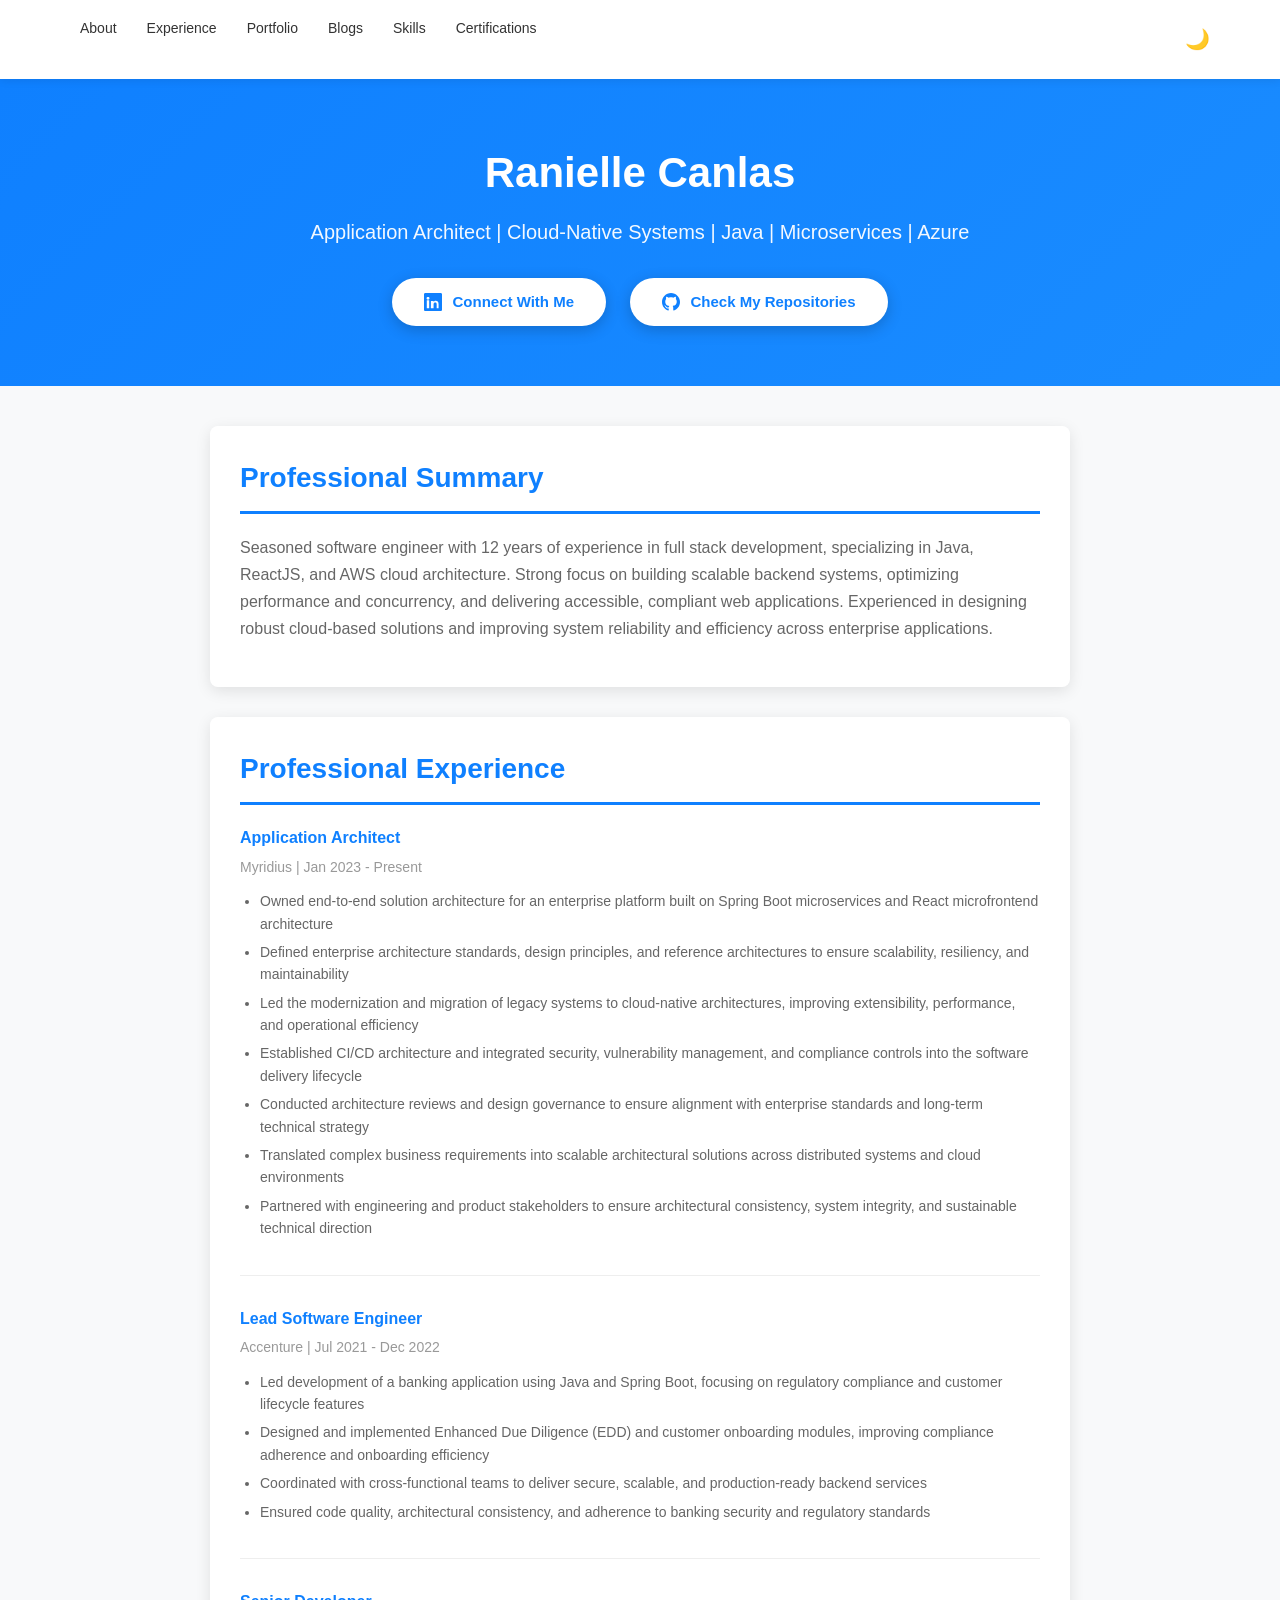
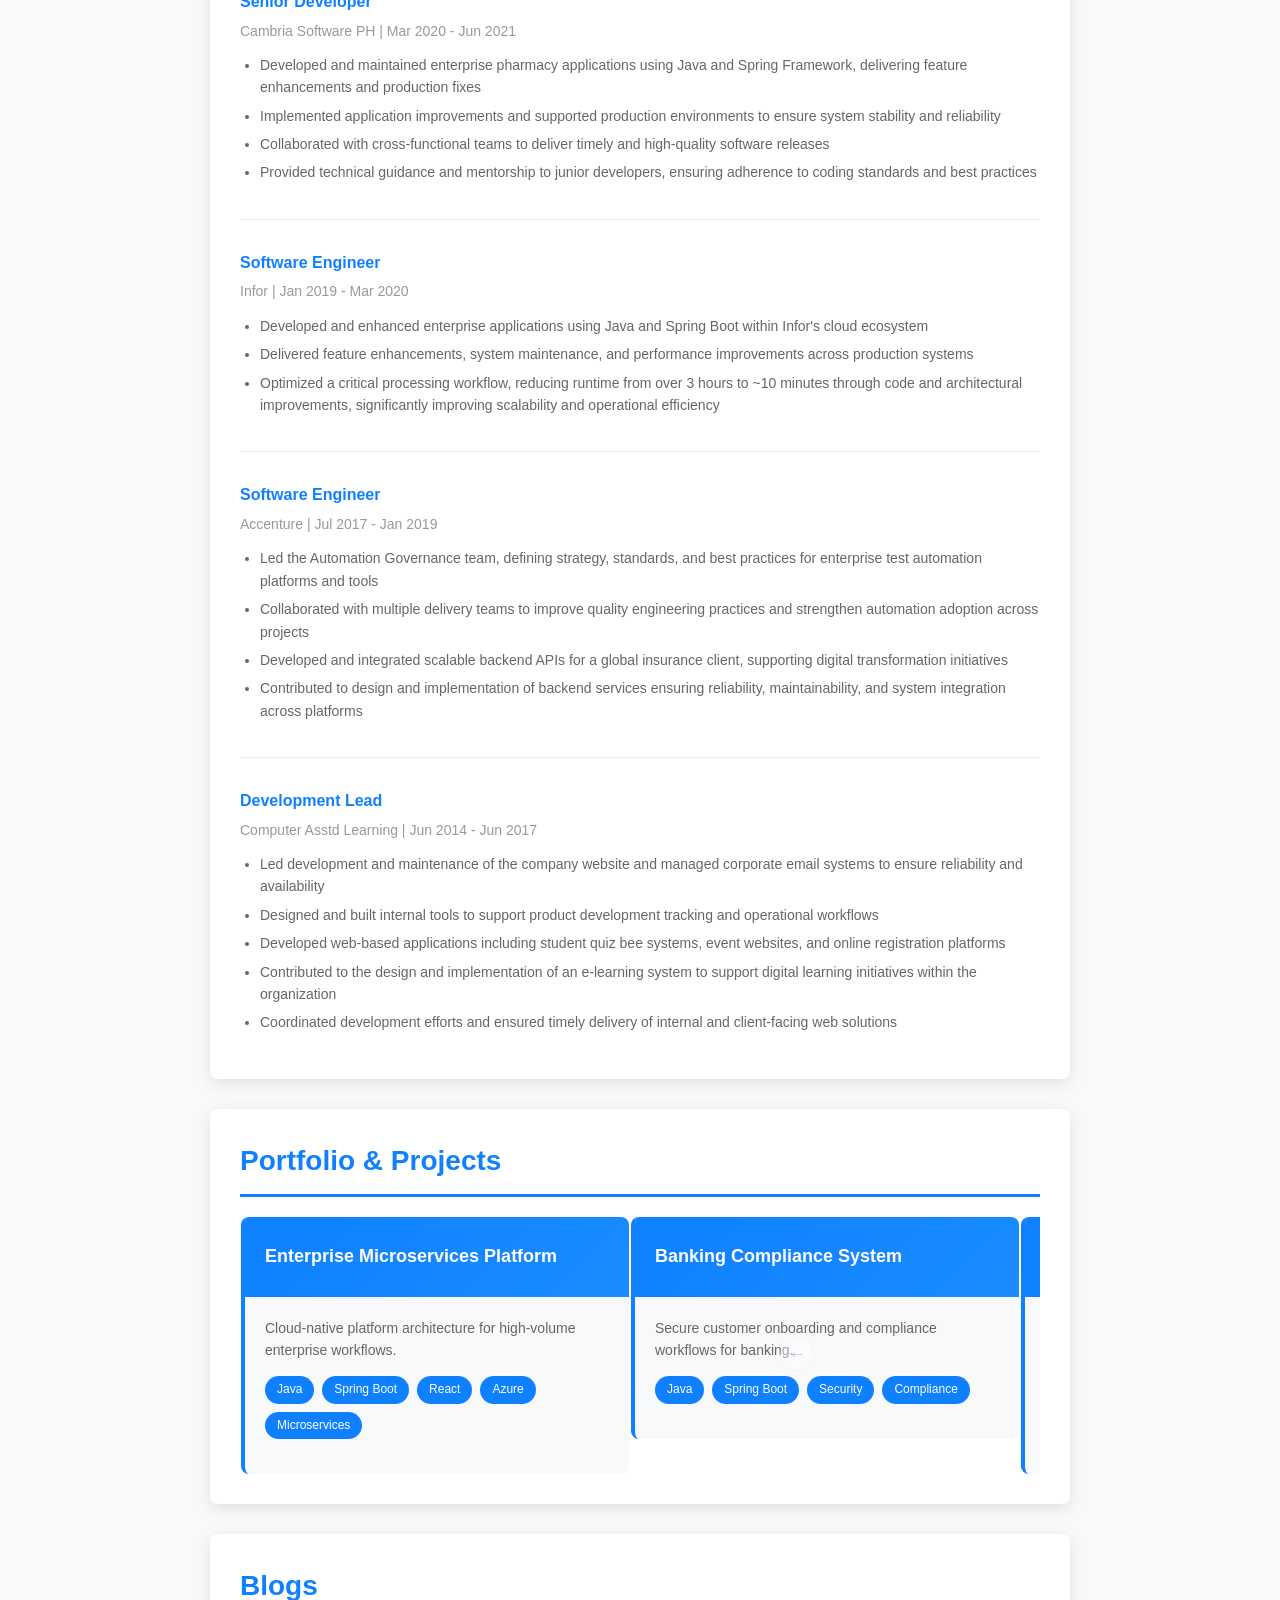
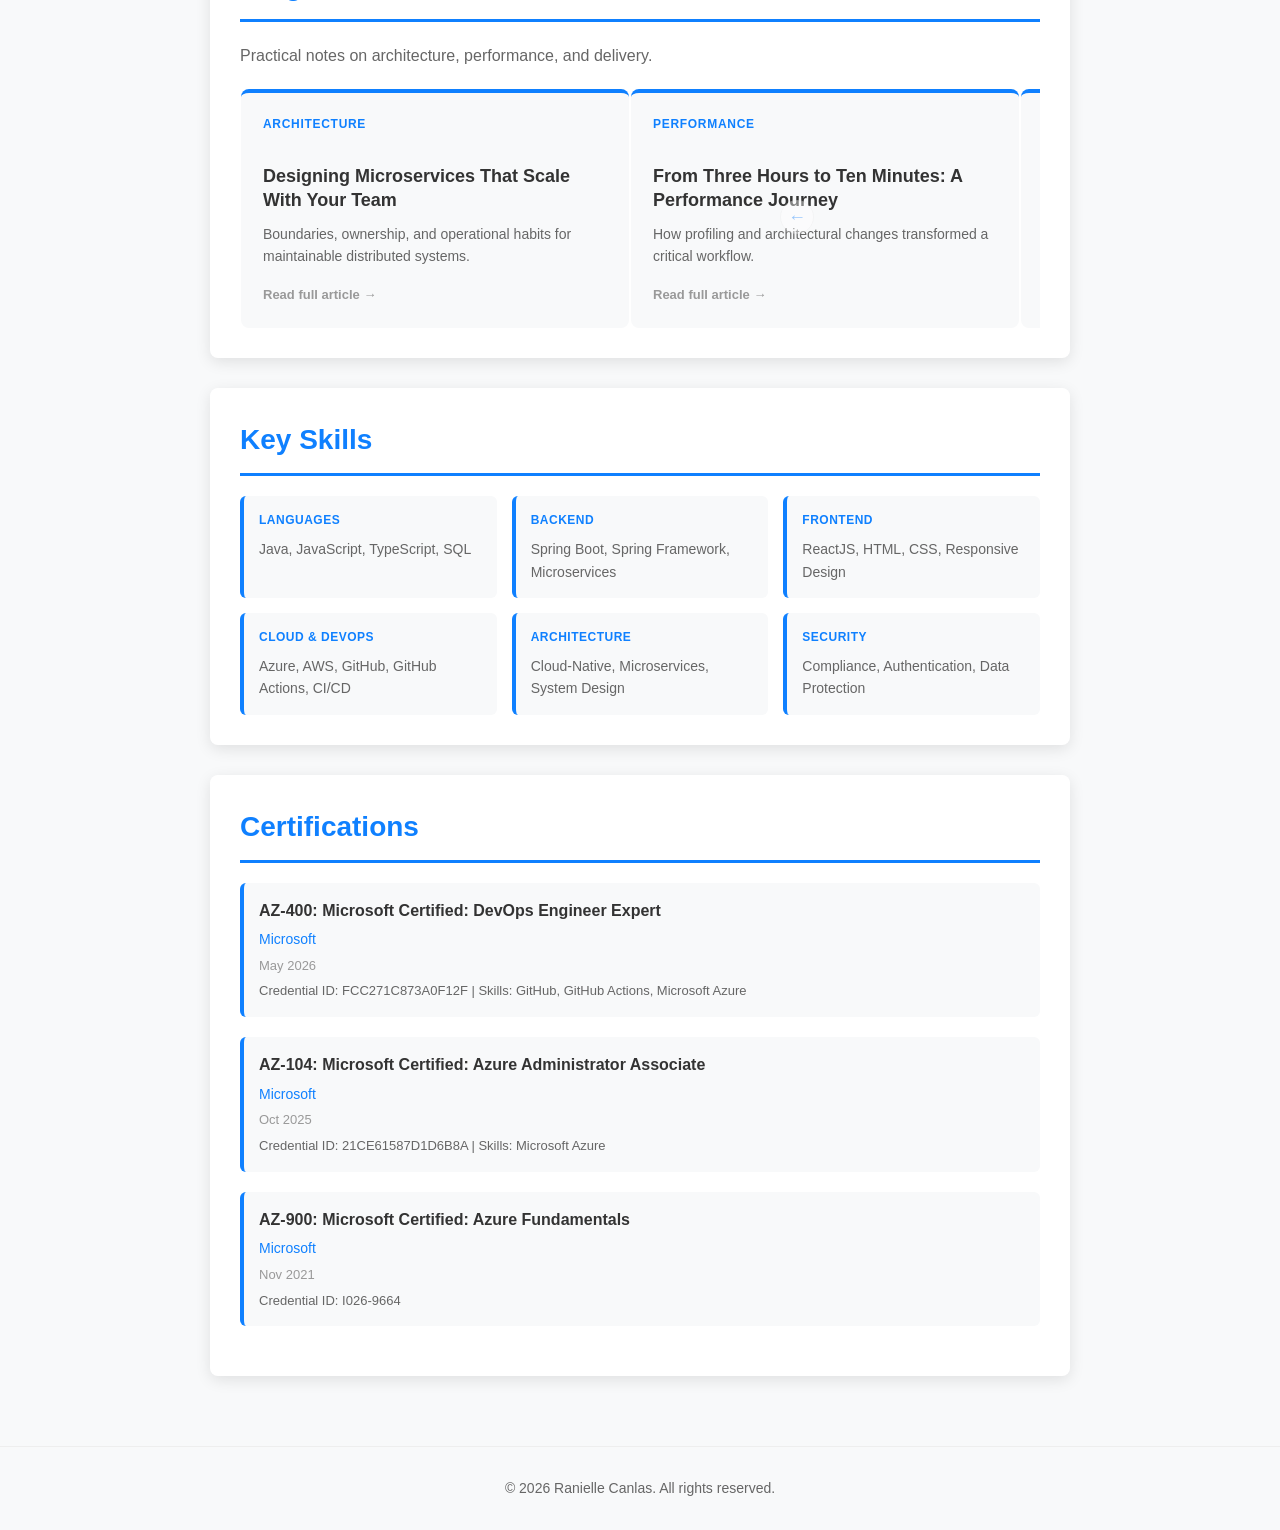
<file: index.html>
<!DOCTYPE html>
<html lang="en">
<head>
    <meta charset="UTF-8">
    <meta name="viewport" content="width=device-width, initial-scale=1.0">
    <meta name="description" content="Ranielle Canlas - Application Architect | Full Stack Developer | Cloud-Native Systems">
    <title>Ranielle Canlas - Application Architect</title>
    <style>
        :root {
            --primary-color: #0f80ff;
            --primary-dark: #1a8cff;
            --bg-primary: #ffffff;
            --bg-secondary: #f8f9fa;
            --text-primary: #333333;
            --text-secondary: #666666;
            --text-light: #999999;
            --border-color: #eeeeee;
            --shadow-sm: 0 2px 8px rgba(0, 0, 0, 0.08);
            --shadow-md: 0 4px 15px rgba(0, 0, 0, 0.1);
            --shadow-lg: 0 6px 20px rgba(0, 0, 0, 0.15);
        }

        html.dark-mode {
            --primary-color: #0f80ff;
            --primary-dark: #1a8cff;
            --bg-primary: #1a1a1a;
            --bg-secondary: #252525;
            --text-primary: #f0f0f0;
            --text-secondary: #d0d0d0;
            --text-light: #999999;
            --border-color: #333333;
            --shadow-sm: 0 2px 8px rgba(0, 0, 0, 0.3);
            --shadow-md: 0 4px 15px rgba(0, 0, 0, 0.4);
            --shadow-lg: 0 6px 20px rgba(0, 0, 0, 0.5);
        }

        * {
            margin: 0;
            padding: 0;
            box-sizing: border-box;
        }

        html {
            scroll-behavior: smooth;
        }

        body {
            font-family: -apple-system, BlinkMacSystemFont, 'Segoe UI', 'Helvetica Neue', sans-serif;
            line-height: 1.6;
            color: var(--text-primary);
            background-color: var(--bg-secondary);
            transition: background-color 0.3s, color 0.3s;
        }

        /* Animations */
        @keyframes fadeInDown {
            from {
                opacity: 0;
                transform: translateY(-30px);
            }
            to {
                opacity: 1;
                transform: translateY(0);
            }
        }

        @keyframes fadeInUp {
            from {
                opacity: 0;
                transform: translateY(30px);
            }
            to {
                opacity: 1;
                transform: translateY(0);
            }
        }

        .fade-in {
            animation: fadeInUp 0.8s ease-out forwards;
            opacity: 0;
        }

        /* Navigation */
        nav {
            position: sticky;
            top: 0;
            z-index: 100;
            background-color: var(--bg-primary);
            box-shadow: var(--shadow-sm);
            transition: background-color 0.3s;
        }

        .nav-content {
            max-width: 1200px;
            margin: 0 auto;
            display: flex;
            justify-content: space-between;
            align-items: center;
            padding: 15px 20px;
        }

        nav ul {
            display: flex;
            list-style: none;
            gap: 30px;
            flex-wrap: wrap;
        }

        nav a {
            text-decoration: none;
            color: var(--text-primary);
            font-size: 14px;
            font-weight: 500;
            transition: color 0.3s;
            border-bottom: 2px solid transparent;
            padding-bottom: 5px;
        }

        nav a:hover {
            color: var(--primary-color);
            border-bottom-color: var(--primary-color);
        }

        .dark-mode-toggle {
            background: none;
            border: none;
            cursor: pointer;
            font-size: 20px;
            color: var(--text-primary);
            transition: transform 0.3s;
            padding: 5px 10px;
        }

        .dark-mode-toggle:hover {
            transform: scale(1.2);
        }

        @media (max-width: 600px) {
            nav ul {
                gap: 15px;
            }

            nav a {
                font-size: 12px;
            }
        }

        /* Header */
        header {
            background: linear-gradient(135deg, var(--primary-color) 0%, var(--primary-dark) 100%);
            color: white;
            padding: 60px 20px;
            text-align: center;
            animation: fadeInDown 0.8s ease-out;
        }

        header h1 {
            font-size: 42px;
            margin-bottom: 10px;
            font-weight: 700;
        }

        header .subtitle {
            font-size: 20px;
            font-weight: 300;
            margin-bottom: 30px;
            opacity: 0.95;
        }

        .cta-button {
            display: inline-flex;
            align-items: center;
            gap: 10px;
            background-color: white;
            color: var(--primary-color);
            padding: 12px 32px;
            border-radius: 50px;
            text-decoration: none;
            font-weight: 600;
            font-size: 15px;
            transition: all 0.3s ease;
            box-shadow: 0 4px 15px rgba(0, 0, 0, 0.2);
            margin: 0 10px;
        }

        .cta-button:hover {
            transform: translateY(-2px);
            box-shadow: 0 6px 20px rgba(0, 0, 0, 0.3);
            background-color: #f0f5ff;
        }

        .cta-icon {
            width: 18px;
            height: 18px;
            transition: transform 0.3s ease;
        }

        .cta-button:hover .cta-icon {
            transform: scale(1.1);
        }

        .social-links {
            margin-top: 20px;
        }

        .social-icon {
            display: inline-flex;
            align-items: center;
            justify-content: center;
            width: 45px;
            height: 45px;
            background-color: rgba(255, 255, 255, 0.2);
            border-radius: 50%;
            color: white;
            text-decoration: none;
            margin: 0 10px;
            transition: all 0.3s ease;
        }

        .social-icon:hover {
            background-color: white;
            color: var(--primary-color);
            transform: translateY(-3px);
        }

        .social-icon svg {
            width: 20px;
            height: 20px;
        }

        @media (max-width: 600px) {
            header h1 {
                font-size: 32px;
            }

            header .subtitle {
                font-size: 16px;
            }

            .cta-button {
                display: inline-block;
                margin: 10px auto;
            }
        }

        /* Main Content */
        main {
            max-width: 900px;
            margin: 0 auto;
            padding: 40px 20px;
        }

        section {
            background: var(--bg-primary);
            margin-bottom: 30px;
            padding: 30px;
            border-radius: 8px;
            box-shadow: var(--shadow-md);
            transition: all 0.3s ease;
        }

        section.fade-in {
            animation: fadeInUp 0.8s ease-out forwards;
            opacity: 0;
        }

        h2 {
            font-size: 28px;
            margin-bottom: 20px;
            color: var(--primary-color);
            border-bottom: 3px solid var(--primary-color);
            padding-bottom: 10px;
        }

        h3 {
            font-size: 18px;
            margin-top: 20px;
            margin-bottom: 8px;
            color: var(--text-primary);
            font-weight: 600;
        }

        h3:first-child {
            margin-top: 0;
        }

        .description {
            color: var(--text-secondary);
            margin-bottom: 15px;
            line-height: 1.7;
        }

        ul {
            margin-left: 20px;
            margin-bottom: 15px;
        }

        li {
            margin-bottom: 8px;
            color: var(--text-secondary);
            line-height: 1.6;
        }

        /* Job Entry Styles */
        .job-entry {
            margin-bottom: 30px;
            padding-bottom: 20px;
            border-bottom: 1px solid var(--border-color);
        }

        .job-entry:last-child {
            border-bottom: none;
            padding-bottom: 0;
            margin-bottom: 0;
        }

        .job-role {
            font-size: 16px;
            color: var(--primary-color);
            font-weight: 600;
            margin-bottom: 5px;
        }

        .job-company {
            font-size: 14px;
            color: var(--text-light);
            margin-bottom: 12px;
        }

        .job-entry ul {
            margin-left: 20px;
        }

        .job-entry li {
            font-size: 14px;
            margin-bottom: 6px;
        }

        /* Portfolio Grid */
        .portfolio-grid {
            display: grid;
            grid-template-columns: repeat(auto-fit, minmax(300px, 1fr));
            gap: 20px;
            margin-top: 20px;
        }

        .project-card {
            background: var(--bg-secondary);
            border-radius: 8px;
            overflow: hidden;
            transition: transform 0.3s, box-shadow 0.3s;
            border-left: 4px solid var(--primary-color);
        }

        .project-card:hover {
            transform: translateY(-5px);
            box-shadow: var(--shadow-lg);
        }

        .detail-card-link {
            display: block;
            color: inherit;
            text-decoration: none;
        }

        .project-header {
            background: linear-gradient(135deg, var(--primary-color) 0%, var(--primary-dark) 100%);
            color: white;
            padding: 20px;
            min-height: 80px;
            display: flex;
            align-items: center;
        }

        .project-title {
            font-size: 18px;
            font-weight: 600;
        }

        .project-body {
            padding: 20px;
        }

        .project-description {
            color: var(--text-secondary);
            margin-bottom: 15px;
            font-size: 14px;
            line-height: 1.6;
        }

        .project-tech {
            display: flex;
            flex-wrap: wrap;
            gap: 8px;
            margin-bottom: 15px;
        }

        .tech-badge {
            display: inline-block;
            background: var(--primary-color);
            color: white;
            padding: 4px 12px;
            border-radius: 20px;
            font-size: 12px;
            font-weight: 500;
        }

        .project-links {
            display: flex;
            gap: 10px;
        }

        .project-link {
            color: var(--primary-color);
            text-decoration: none;
            font-size: 13px;
            font-weight: 600;
            padding: 8px 16px;
            border: 1px solid var(--primary-color);
            border-radius: 4px;
            transition: all 0.3s;
        }

        .project-link:hover {
            background: var(--primary-color);
            color: white;
        }

        /* Blog Grid */
        .blog-grid {
            display: grid;
            grid-template-columns: repeat(auto-fit, minmax(240px, 1fr));
            gap: 20px;
            margin-top: 20px;
        }

        .blog-card {
            display: flex;
            flex-direction: column;
            background: var(--bg-secondary);
            border-radius: 8px;
            padding: 22px;
            border-top: 4px solid var(--primary-color);
            transition: transform 0.3s, box-shadow 0.3s;
        }

        .blog-card:hover {
            transform: translateY(-5px);
            box-shadow: var(--shadow-lg);
        }

        .blog-category {
            color: var(--primary-color);
            font-size: 12px;
            font-weight: 700;
            letter-spacing: 0.7px;
            margin-bottom: 10px;
            text-transform: uppercase;
        }

        .blog-title {
            color: var(--text-primary);
            font-size: 18px;
            line-height: 1.35;
            margin-bottom: 10px;
        }

        .blog-excerpt {
            color: var(--text-secondary);
            font-size: 14px;
            line-height: 1.6;
            margin-bottom: 18px;
        }

        .blog-status {
            color: var(--text-light);
            font-size: 13px;
            font-weight: 600;
            margin-top: auto;
        }

        /* Compact, paginated content sliders */
        .content-slider {
            margin-top: 20px;
            overflow: hidden;
        }

        .slider-track {
            display: flex;
            transition: transform 0.35s ease;
        }

        .slider-slide {
            flex: 0 0 100%;
            padding: 0 1px;
        }

        .slider-controls {
            display: flex;
            align-items: center;
            justify-content: center;
            gap: 12px;
            margin-top: 18px;
        }

        .slider-button {
            width: 34px;
            height: 34px;
            background: var(--bg-primary);
            border: 1px solid var(--border-color);
            border-radius: 50%;
            color: var(--primary-color);
            cursor: pointer;
            font-size: 18px;
            line-height: 1;
        }

        .slider-button:disabled {
            cursor: not-allowed;
            opacity: 0.4;
        }

        .slider-dots {
            display: flex;
            gap: 7px;
        }

        .slider-dot {
            width: 8px;
            height: 8px;
            padding: 0;
            background: var(--border-color);
            border: 0;
            border-radius: 50%;
            cursor: pointer;
        }

        .slider-dot.active { background: var(--primary-color); }

        /* Skills Grid */
        .skills-grid {
            display: grid;
            grid-template-columns: repeat(auto-fit, minmax(200px, 1fr));
            gap: 15px;
            margin-top: 15px;
        }

        .skill-item {
            background: var(--bg-secondary);
            padding: 15px;
            border-radius: 6px;
            border-left: 4px solid var(--primary-color);
            transition: transform 0.3s;
        }

        .skill-item:hover {
            transform: translateX(5px);
        }

        .skill-category {
            font-weight: 600;
            color: var(--primary-color);
            margin-bottom: 8px;
            font-size: 12px;
            text-transform: uppercase;
            letter-spacing: 0.5px;
        }

        .skill-list {
            font-size: 14px;
            color: var(--text-secondary);
        }

        /* Certifications */
        .certification {
            margin-bottom: 20px;
            padding: 15px;
            background: var(--bg-secondary);
            border-radius: 6px;
            border-left: 4px solid var(--primary-color);
            transition: transform 0.3s;
        }

        .certification:hover {
            transform: translateX(5px);
        }

        .cert-title {
            font-size: 16px;
            font-weight: 600;
            color: var(--text-primary);
            margin-bottom: 5px;
        }

        .cert-issuer {
            font-size: 14px;
            color: var(--primary-color);
            margin: 5px 0;
        }

        .cert-date {
            font-size: 13px;
            color: var(--text-light);
        }

        .cert-details {
            font-size: 13px;
            color: var(--text-secondary);
            margin-top: 5px;
        }

        /* Back to Top Button */
        .back-to-top {
            position: fixed;
            bottom: 30px;
            right: 30px;
            width: 50px;
            height: 50px;
            background-color: var(--primary-color);
            color: white;
            border-radius: 50%;
            display: flex;
            align-items: center;
            justify-content: center;
            text-decoration: none;
            box-shadow: var(--shadow-lg);
            transition: all 0.3s ease;
            opacity: 0;
            pointer-events: none;
            z-index: 99;
            font-size: 24px;
        }

        .back-to-top.show {
            opacity: 1;
            pointer-events: auto;
        }

        .back-to-top:hover {
            transform: translateY(-5px);
            box-shadow: var(--shadow-lg);
        }

        @media (max-width: 600px) {
            .back-to-top {
                bottom: 20px;
                right: 20px;
                width: 45px;
                height: 45px;
            }
        }

        /* Footer */
        footer {
            text-align: center;
            padding: 30px 20px;
            color: var(--text-secondary);
            font-size: 14px;
            border-top: 1px solid var(--border-color);
        }

        @media (max-width: 600px) {
            h2 {
                font-size: 24px;
            }

            section {
                padding: 20px;
            }

            main {
                padding: 20px 15px;
            }
        }
    </style>
</head>
<body>
    <!-- Navigation -->
    <nav>
        <div class="nav-content">
            <ul>
                <li><a href="#about">About</a></li>
                <li><a href="#experience">Experience</a></li>
                <li><a href="#portfolio">Portfolio</a></li>
                <li><a href="#blogs">Blogs</a></li>
                <li><a href="#skills">Skills</a></li>
                <li><a href="#certifications">Certifications</a></li>
            </ul>
            <button class="dark-mode-toggle" id="darkModeToggle">🌙</button>
        </div>
    </nav>

    <!-- Header -->
    <header>
        <h1>Ranielle Canlas</h1>
        <div class="subtitle">Application Architect | Cloud-Native Systems | Java | Microservices | Azure</div>
        <div>
            <a href="https://www.linkedin.com/in/raniellecanlas/" target="_blank" class="cta-button">
                <svg class="cta-icon" viewBox="0 0 24 24" fill="currentColor">
                    <path d="M20.447 20.452h-3.554v-5.569c0-1.328-.475-2.236-1.986-2.236-1.081 0-1.722.722-2.004 1.418-.103.249-.129.597-.129.946v5.441h-3.554s.047-8.837 0-9.766h3.554v1.381c-.009.015-.021.029-.031.042h.031v-.042c.431-.666 1.200-1.617 2.923-1.617 2.136 0 3.729 1.395 3.729 4.391v5.611zM5.337 8.855c-1.144 0-1.915-.758-1.915-1.708 0-.955.771-1.71 1.954-1.71 1.182 0 1.915.755 1.94 1.71 0 .95-.758 1.708-1.979 1.708zm1.581 11.597H3.714V9.505h3.204v10.947zM22.225 0H1.771C.792 0 0 .774 0 1.729v20.542C0 23.227.792 24 1.771 24h20.451C23.2 24 24 23.227 24 22.271V1.729C24 .774 23.2 0 22.225 0z"/>
                </svg>
                Connect With Me
            </a>
            <a href="https://github.com/renielcanlas" target="_blank" class="cta-button">
                <svg class="cta-icon" viewBox="0 0 24 24" fill="currentColor">
                    <path d="M12 0c-6.626 0-12 5.373-12 12 0 5.302 3.438 9.8 8.207 11.387.599.111.793-.261.793-.577v-2.234c-3.338.726-4.033-1.416-4.033-1.416-.546-1.387-1.333-1.756-1.333-1.756-1.089-.745.083-.729.083-.729 1.205.084 1.839 1.237 1.839 1.237 1.07 1.834 2.807 1.304 3.492.997.107-.775.418-1.305.762-1.604-2.665-.305-5.467-1.334-5.467-5.931 0-1.311.469-2.381 1.236-3.221-.124-.303-.535-1.524.117-3.176 0 0 1.008-.322 3.301 1.23.957-.266 1.983-.399 3.003-.404 1.02.005 2.047.138 3.006.404 2.291-1.552 3.297-1.23 3.297-1.23.653 1.653.242 2.874.118 3.176.77.84 1.235 1.911 1.235 3.221 0 4.609-2.807 5.624-5.479 5.921.43.372.823 1.102.823 2.222v 3.293c0 .319.192.694.801.576 4.765-1.589 8.199-6.086 8.199-11.386 0-6.627-5.373-12-12-12z"/>
                </svg>
                Check My Repositories
            </a>
        </div>
    </header>

    <main>
        <!-- Professional Summary -->
        <section id="about" class="fade-in">
            <h2>Professional Summary</h2>
            <p class="description">
                Seasoned software engineer with 12 years of experience in full stack development, specializing in Java, ReactJS, and AWS cloud architecture. Strong focus on building scalable backend systems, optimizing performance and concurrency, and delivering accessible, compliant web applications. Experienced in designing robust cloud-based solutions and improving system reliability and efficiency across enterprise applications.
            </p>
        </section>

        <!-- Professional Experience -->
        <section id="experience" class="fade-in">
            <h2>Professional Experience</h2>
            
            <div class="job-entry">
                <div class="job-role">Application Architect</div>
                <div class="job-company">Myridius | Jan 2023 - Present</div>
                <ul>
                    <li>Owned end-to-end solution architecture for an enterprise platform built on Spring Boot microservices and React microfrontend architecture</li>
                    <li>Defined enterprise architecture standards, design principles, and reference architectures to ensure scalability, resiliency, and maintainability</li>
                    <li>Led the modernization and migration of legacy systems to cloud-native architectures, improving extensibility, performance, and operational efficiency</li>
                    <li>Established CI/CD architecture and integrated security, vulnerability management, and compliance controls into the software delivery lifecycle</li>
                    <li>Conducted architecture reviews and design governance to ensure alignment with enterprise standards and long-term technical strategy</li>
                    <li>Translated complex business requirements into scalable architectural solutions across distributed systems and cloud environments</li>
                    <li>Partnered with engineering and product stakeholders to ensure architectural consistency, system integrity, and sustainable technical direction</li>
                </ul>
            </div>

            <div class="job-entry">
                <div class="job-role">Lead Software Engineer</div>
                <div class="job-company">Accenture | Jul 2021 - Dec 2022</div>
                <ul>
                    <li>Led development of a banking application using Java and Spring Boot, focusing on regulatory compliance and customer lifecycle features</li>
                    <li>Designed and implemented Enhanced Due Diligence (EDD) and customer onboarding modules, improving compliance adherence and onboarding efficiency</li>
                    <li>Coordinated with cross-functional teams to deliver secure, scalable, and production-ready backend services</li>
                    <li>Ensured code quality, architectural consistency, and adherence to banking security and regulatory standards</li>
                </ul>
            </div>

            <div class="job-entry">
                <div class="job-role">Senior Developer</div>
                <div class="job-company">Cambria Software PH | Mar 2020 - Jun 2021</div>
                <ul>
                    <li>Developed and maintained enterprise pharmacy applications using Java and Spring Framework, delivering feature enhancements and production fixes</li>
                    <li>Implemented application improvements and supported production environments to ensure system stability and reliability</li>
                    <li>Collaborated with cross-functional teams to deliver timely and high-quality software releases</li>
                    <li>Provided technical guidance and mentorship to junior developers, ensuring adherence to coding standards and best practices</li>
                </ul>
            </div>

            <div class="job-entry">
                <div class="job-role">Software Engineer</div>
                <div class="job-company">Infor | Jan 2019 - Mar 2020</div>
                <ul>
                    <li>Developed and enhanced enterprise applications using Java and Spring Boot within Infor's cloud ecosystem</li>
                    <li>Delivered feature enhancements, system maintenance, and performance improvements across production systems</li>
                    <li>Optimized a critical processing workflow, reducing runtime from over 3 hours to ~10 minutes through code and architectural improvements, significantly improving scalability and operational efficiency</li>
                </ul>
            </div>

            <div class="job-entry">
                <div class="job-role">Software Engineer</div>
                <div class="job-company">Accenture | Jul 2017 - Jan 2019</div>
                <ul>
                    <li>Led the Automation Governance team, defining strategy, standards, and best practices for enterprise test automation platforms and tools</li>
                    <li>Collaborated with multiple delivery teams to improve quality engineering practices and strengthen automation adoption across projects</li>
                    <li>Developed and integrated scalable backend APIs for a global insurance client, supporting digital transformation initiatives</li>
                    <li>Contributed to design and implementation of backend services ensuring reliability, maintainability, and system integration across platforms</li>
                </ul>
            </div>

            <div class="job-entry">
                <div class="job-role">Development Lead</div>
                <div class="job-company">Computer Asstd Learning | Jun 2014 - Jun 2017</div>
                <ul>
                    <li>Led development and maintenance of the company website and managed corporate email systems to ensure reliability and availability</li>
                    <li>Designed and built internal tools to support product development tracking and operational workflows</li>
                    <li>Developed web-based applications including student quiz bee systems, event websites, and online registration platforms</li>
                    <li>Contributed to the design and implementation of an e-learning system to support digital learning initiatives within the organization</li>
                    <li>Coordinated development efforts and ensured timely delivery of internal and client-facing web solutions</li>
                </ul>
            </div>
        </section>

        <!-- Portfolio -->
        <section id="portfolio" class="fade-in">
            <h2>Portfolio & Projects</h2>
            <div class="portfolio-grid content-slider" data-slider>
                <div class="slider-track">
                <div class="slider-slide"><a class="detail-card-link" href="portfolio/enterprise-microservices-platform.html" target="_blank" rel="noopener">
                <div class="project-card">
                    <div class="project-header">
                        <div class="project-title">Enterprise Microservices Platform</div>
                    </div>
                    <div class="project-body">
                        <p class="project-description">
                            Cloud-native platform architecture for high-volume enterprise workflows.
                        </p>
                        <div class="project-tech">
                            <span class="tech-badge">Java</span>
                            <span class="tech-badge">Spring Boot</span>
                            <span class="tech-badge">React</span>
                            <span class="tech-badge">Azure</span>
                            <span class="tech-badge">Microservices</span>
                        </div>
                    </div>
                </div>
                </a></div>

                <div class="slider-slide"><a class="detail-card-link" href="portfolio/banking-compliance-system.html" target="_blank" rel="noopener">
                <div class="project-card">
                    <div class="project-header">
                        <div class="project-title">Banking Compliance System</div>
                    </div>
                    <div class="project-body">
                        <p class="project-description">
                            Secure customer onboarding and compliance workflows for banking.
                        </p>
                        <div class="project-tech">
                            <span class="tech-badge">Java</span>
                            <span class="tech-badge">Spring Boot</span>
                            <span class="tech-badge">Security</span>
                            <span class="tech-badge">Compliance</span>
                        </div>
                    </div>
                </div>
                </a></div>

                <div class="slider-slide"><a class="detail-card-link" href="portfolio/performance-optimization.html" target="_blank" rel="noopener">
                <div class="project-card">
                    <div class="project-header">
                        <div class="project-title">Performance Optimization Initiative</div>
                    </div>
                    <div class="project-body">
                        <p class="project-description">
                            A 95% runtime reduction for a critical production workflow.
                        </p>
                        <div class="project-tech">
                            <span class="tech-badge">Performance</span>
                            <span class="tech-badge">Java</span>
                            <span class="tech-badge">Architecture</span>
                            <span class="tech-badge">Optimization</span>
                        </div>
                    </div>
                </div>
                </a></div>
                </div>
                <div class="slider-controls" aria-label="Portfolio pagination">
                    <button class="slider-button" type="button" data-slider-prev aria-label="Previous project">←</button>
                    <div class="slider-dots" data-slider-dots></div>
                    <button class="slider-button" type="button" data-slider-next aria-label="Next project">→</button>
                </div>
            </div>
        </section>

        <!-- Blogs -->
        <section id="blogs" class="fade-in">
            <h2>Blogs</h2>
            <p class="description">Practical notes on architecture, performance, and delivery.</p>
            <div class="blog-grid content-slider" data-slider>
                <div class="slider-track">
                <div class="slider-slide"><a class="detail-card-link" href="blogs/designing-microservices.html" target="_blank" rel="noopener">
                <article class="blog-card">
                    <div class="blog-category">Architecture</div>
                    <h3 class="blog-title">Designing Microservices That Scale With Your Team</h3>
                    <p class="blog-excerpt">Boundaries, ownership, and operational habits for maintainable distributed systems.</p>
                    <div class="blog-status">Read full article →</div>
                </article>
                </a></div>

                <div class="slider-slide"><a class="detail-card-link" href="blogs/performance-journey.html" target="_blank" rel="noopener">
                <article class="blog-card">
                    <div class="blog-category">Performance</div>
                    <h3 class="blog-title">From Three Hours to Ten Minutes: A Performance Journey</h3>
                    <p class="blog-excerpt">How profiling and architectural changes transformed a critical workflow.</p>
                    <div class="blog-status">Read full article →</div>
                </article>
                </a></div>

                <div class="slider-slide"><a class="detail-card-link" href="blogs/azure-delivery-pipelines.html" target="_blank" rel="noopener">
                <article class="blog-card">
                    <div class="blog-category">Cloud & DevOps</div>
                    <h3 class="blog-title">Building Reliable Delivery Pipelines in Azure</h3>
                    <p class="blog-excerpt">CI/CD controls and feedback loops that make cloud delivery safer.</p>
                    <div class="blog-status">Read full article →</div>
                </article>
                </a></div>
                </div>
                <div class="slider-controls" aria-label="Blog pagination">
                    <button class="slider-button" type="button" data-slider-prev aria-label="Previous article">←</button>
                    <div class="slider-dots" data-slider-dots></div>
                    <button class="slider-button" type="button" data-slider-next aria-label="Next article">→</button>
                </div>
            </div>
        </section>

        <!-- Skills -->
        <section id="skills" class="fade-in">
            <h2>Key Skills</h2>
            <div class="skills-grid">
                <div class="skill-item">
                    <div class="skill-category">Languages</div>
                    <div class="skill-list">Java, JavaScript, TypeScript, SQL</div>
                </div>
                <div class="skill-item">
                    <div class="skill-category">Backend</div>
                    <div class="skill-list">Spring Boot, Spring Framework, Microservices</div>
                </div>
                <div class="skill-item">
                    <div class="skill-category">Frontend</div>
                    <div class="skill-list">ReactJS, HTML, CSS, Responsive Design</div>
                </div>
                <div class="skill-item">
                    <div class="skill-category">Cloud & DevOps</div>
                    <div class="skill-list">Azure, AWS, GitHub, GitHub Actions, CI/CD</div>
                </div>
                <div class="skill-item">
                    <div class="skill-category">Architecture</div>
                    <div class="skill-list">Cloud-Native, Microservices, System Design</div>
                </div>
                <div class="skill-item">
                    <div class="skill-category">Security</div>
                    <div class="skill-list">Compliance, Authentication, Data Protection</div>
                </div>
            </div>
        </section>

        <!-- Certifications -->
        <section id="certifications" class="fade-in">
            <h2>Certifications</h2>
            <div class="certification">
                <div class="cert-title">AZ-400: Microsoft Certified: DevOps Engineer Expert</div>
                <div class="cert-issuer">Microsoft</div>
                <div class="cert-date">May 2026</div>
                <div class="cert-details">Credential ID: FCC271C873A0F12F | Skills: GitHub, GitHub Actions, Microsoft Azure</div>
            </div>

            <div class="certification">
                <div class="cert-title">AZ-104: Microsoft Certified: Azure Administrator Associate</div>
                <div class="cert-issuer">Microsoft</div>
                <div class="cert-date">Oct 2025</div>
                <div class="cert-details">Credential ID: 21CE61587D1D6B8A | Skills: Microsoft Azure</div>
            </div>

            <div class="certification">
                <div class="cert-title">AZ-900: Microsoft Certified: Azure Fundamentals</div>
                <div class="cert-issuer">Microsoft</div>
                <div class="cert-date">Nov 2021</div>
                <div class="cert-details">Credential ID: I026-9664</div>
            </div>
        </section>
    </main>

    <!-- Back to Top Button -->
    <a href="#" class="back-to-top" id="backToTop">↑</a>

    <!-- Footer -->
    <footer>
        <p>&copy; 2026 Ranielle Canlas. All rights reserved.</p>
    </footer>

    <script>
        // Dark Mode Toggle
        const darkModeToggle = document.getElementById('darkModeToggle');
        const htmlElement = document.documentElement;

        // Check for saved dark mode preference
        if (localStorage.getItem('darkMode') === 'true') {
            htmlElement.classList.add('dark-mode');
            darkModeToggle.textContent = '☀️';
        }

        darkModeToggle.addEventListener('click', () => {
            htmlElement.classList.toggle('dark-mode');
            const isDarkMode = htmlElement.classList.contains('dark-mode');
            localStorage.setItem('darkMode', isDarkMode);
            darkModeToggle.textContent = isDarkMode ? '☀️' : '🌙';
        });

        // Scroll Animations
        const observerOptions = {
            threshold: 0.1,
            rootMargin: '0px 0px -100px 0px'
        };

        const observer = new IntersectionObserver((entries) => {
            entries.forEach(entry => {
                if (entry.isIntersecting) {
                    entry.target.style.animation = 'fadeInUp 0.8s ease-out forwards';
                    entry.target.style.opacity = '1';
                    observer.unobserve(entry.target);
                }
            });
        }, observerOptions);

        // Observe all sections
        document.querySelectorAll('section').forEach(section => {
            observer.observe(section);
        });

        // Back to Top Button
        const backToTopButton = document.getElementById('backToTop');

        window.addEventListener('scroll', () => {
            if (window.pageYOffset > 300) {
                backToTopButton.classList.add('show');
            } else {
                backToTopButton.classList.remove('show');
            }
        });

        backToTopButton.addEventListener('click', (e) => {
            e.preventDefault();
            window.scrollTo({ top: 0, behavior: 'smooth' });
        });

        // Smooth scroll for navigation links
        document.querySelectorAll('nav a[href^="#"]').forEach(link => {
            link.addEventListener('click', (e) => {
                e.preventDefault();
                const target = document.querySelector(link.getAttribute('href'));
                if (target) {
                    target.scrollIntoView({ behavior: 'smooth', block: 'start' });
                }
            });
        });

        // Compact slider pagination for portfolio and blog cards
        document.querySelectorAll('[data-slider]').forEach(slider => {
            const track = slider.querySelector('.slider-track');
            const slides = Array.from(slider.querySelectorAll('.slider-slide'));
            const previousButton = slider.querySelector('[data-slider-prev]');
            const nextButton = slider.querySelector('[data-slider-next]');
            const dotsContainer = slider.querySelector('[data-slider-dots]');
            let currentSlide = 0;

            const dots = slides.map((_, index) => {
                const dot = document.createElement('button');
                dot.className = 'slider-dot';
                dot.type = 'button';
                dot.setAttribute('aria-label', `Go to item ${index + 1}`);
                dot.addEventListener('click', () => updateSlider(index));
                dotsContainer.appendChild(dot);
                return dot;
            });

            function updateSlider(index) {
                currentSlide = index;
                track.style.transform = `translateX(-${currentSlide * 100}%)`;
                previousButton.disabled = currentSlide === 0;
                nextButton.disabled = currentSlide === slides.length - 1;
                dots.forEach((dot, dotIndex) => dot.classList.toggle('active', dotIndex === currentSlide));
            }

            previousButton.addEventListener('click', () => updateSlider(currentSlide - 1));
            nextButton.addEventListener('click', () => updateSlider(currentSlide + 1));
            updateSlider(0);
        });
    </script>
</body>
</html>
</file>
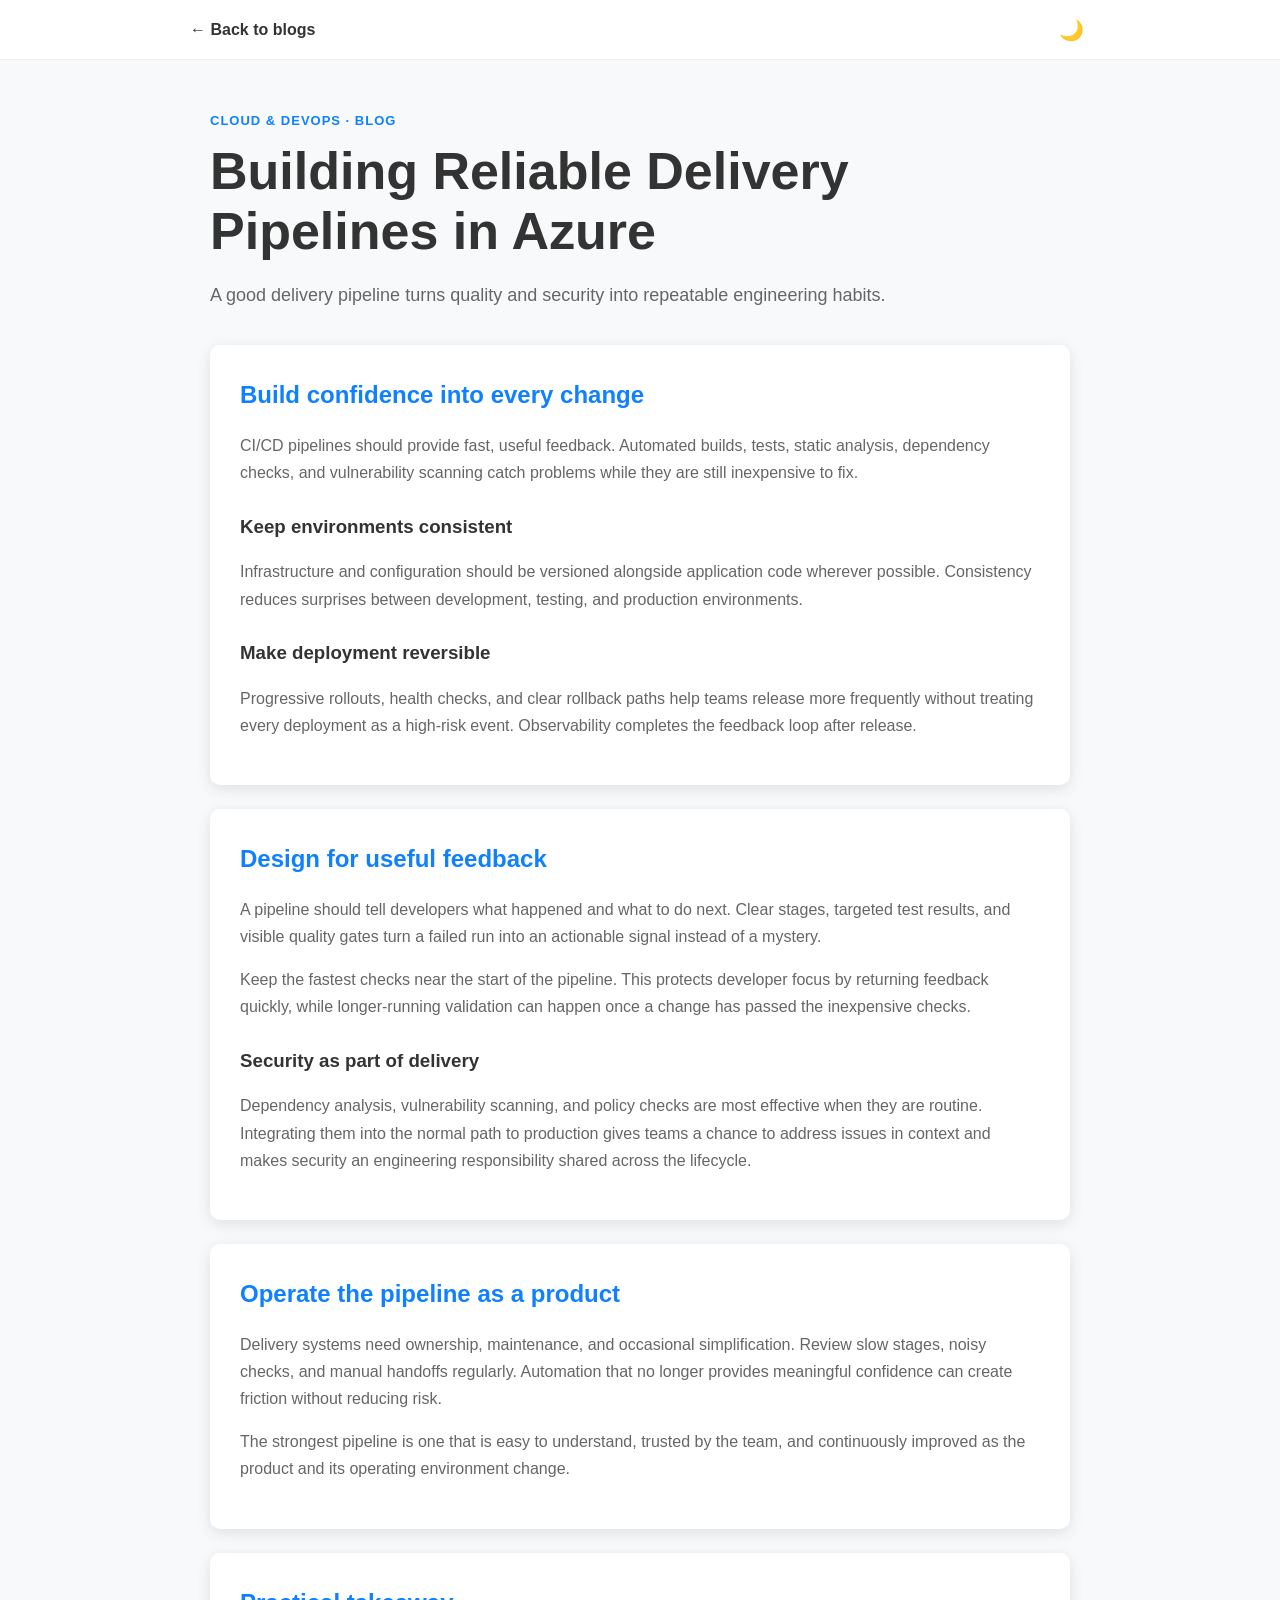
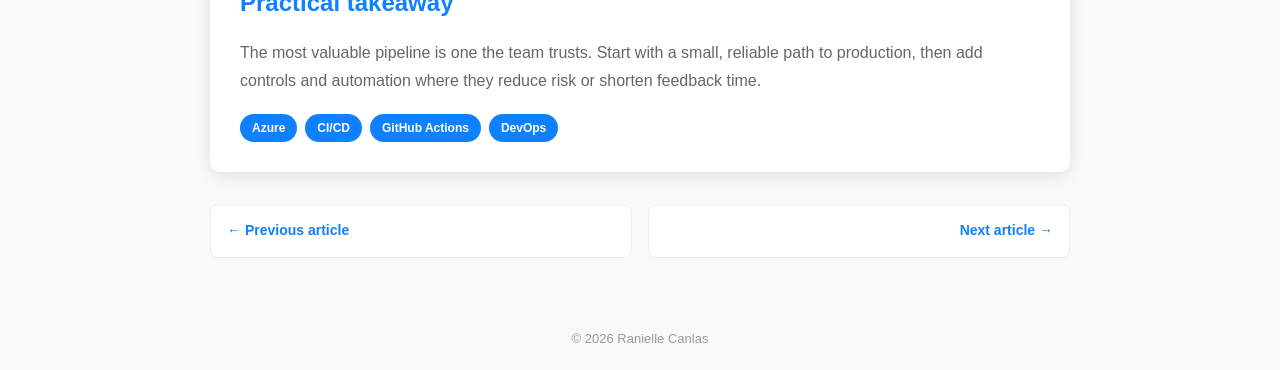
<file: blogs/azure-delivery-pipelines.html>
<!DOCTYPE html>
<html lang="en">
<head>
    <meta charset="UTF-8"><meta name="viewport" content="width=device-width, initial-scale=1.0">
    <title>Building Reliable Delivery Pipelines in Azure | Ranielle Canlas</title><link rel="stylesheet" href="../details.css">
</head>
<body>
    <nav><div class="nav-content"><a href="../index.html#blogs">← Back to blogs</a><button class="dark-mode-toggle" id="darkModeToggle">🌙</button></div></nav>
    <main>
        <div class="eyebrow">Cloud & DevOps · Blog</div><h1>Building Reliable Delivery Pipelines in Azure</h1>
        <p class="intro">A good delivery pipeline turns quality and security into repeatable engineering habits.</p>
        <section class="detail-section"><h2>Build confidence into every change</h2><p>CI/CD pipelines should provide fast, useful feedback. Automated builds, tests, static analysis, dependency checks, and vulnerability scanning catch problems while they are still inexpensive to fix.</p><h3>Keep environments consistent</h3><p>Infrastructure and configuration should be versioned alongside application code wherever possible. Consistency reduces surprises between development, testing, and production environments.</p><h3>Make deployment reversible</h3><p>Progressive rollouts, health checks, and clear rollback paths help teams release more frequently without treating every deployment as a high-risk event. Observability completes the feedback loop after release.</p></section>
        <section class="detail-section"><h2>Design for useful feedback</h2><p>A pipeline should tell developers what happened and what to do next. Clear stages, targeted test results, and visible quality gates turn a failed run into an actionable signal instead of a mystery.</p><p>Keep the fastest checks near the start of the pipeline. This protects developer focus by returning feedback quickly, while longer-running validation can happen once a change has passed the inexpensive checks.</p><h3>Security as part of delivery</h3><p>Dependency analysis, vulnerability scanning, and policy checks are most effective when they are routine. Integrating them into the normal path to production gives teams a chance to address issues in context and makes security an engineering responsibility shared across the lifecycle.</p></section>
        <section class="detail-section"><h2>Operate the pipeline as a product</h2><p>Delivery systems need ownership, maintenance, and occasional simplification. Review slow stages, noisy checks, and manual handoffs regularly. Automation that no longer provides meaningful confidence can create friction without reducing risk.</p><p>The strongest pipeline is one that is easy to understand, trusted by the team, and continuously improved as the product and its operating environment change.</p></section>
        <section class="detail-section"><h2>Practical takeaway</h2><p>The most valuable pipeline is one the team trusts. Start with a small, reliable path to production, then add controls and automation where they reduce risk or shorten feedback time.</p><div class="tags"><span class="tag">Azure</span><span class="tag">CI/CD</span><span class="tag">GitHub Actions</span><span class="tag">DevOps</span></div></section>
        <nav class="article-navigation" aria-label="Blog navigation"><a href="performance-journey.html">← Previous article</a><a href="designing-microservices.html">Next article →</a></nav>
    </main>
    <footer>© 2026 Ranielle Canlas</footer><script src="../details.js"></script>
</body>
</html>
</file>
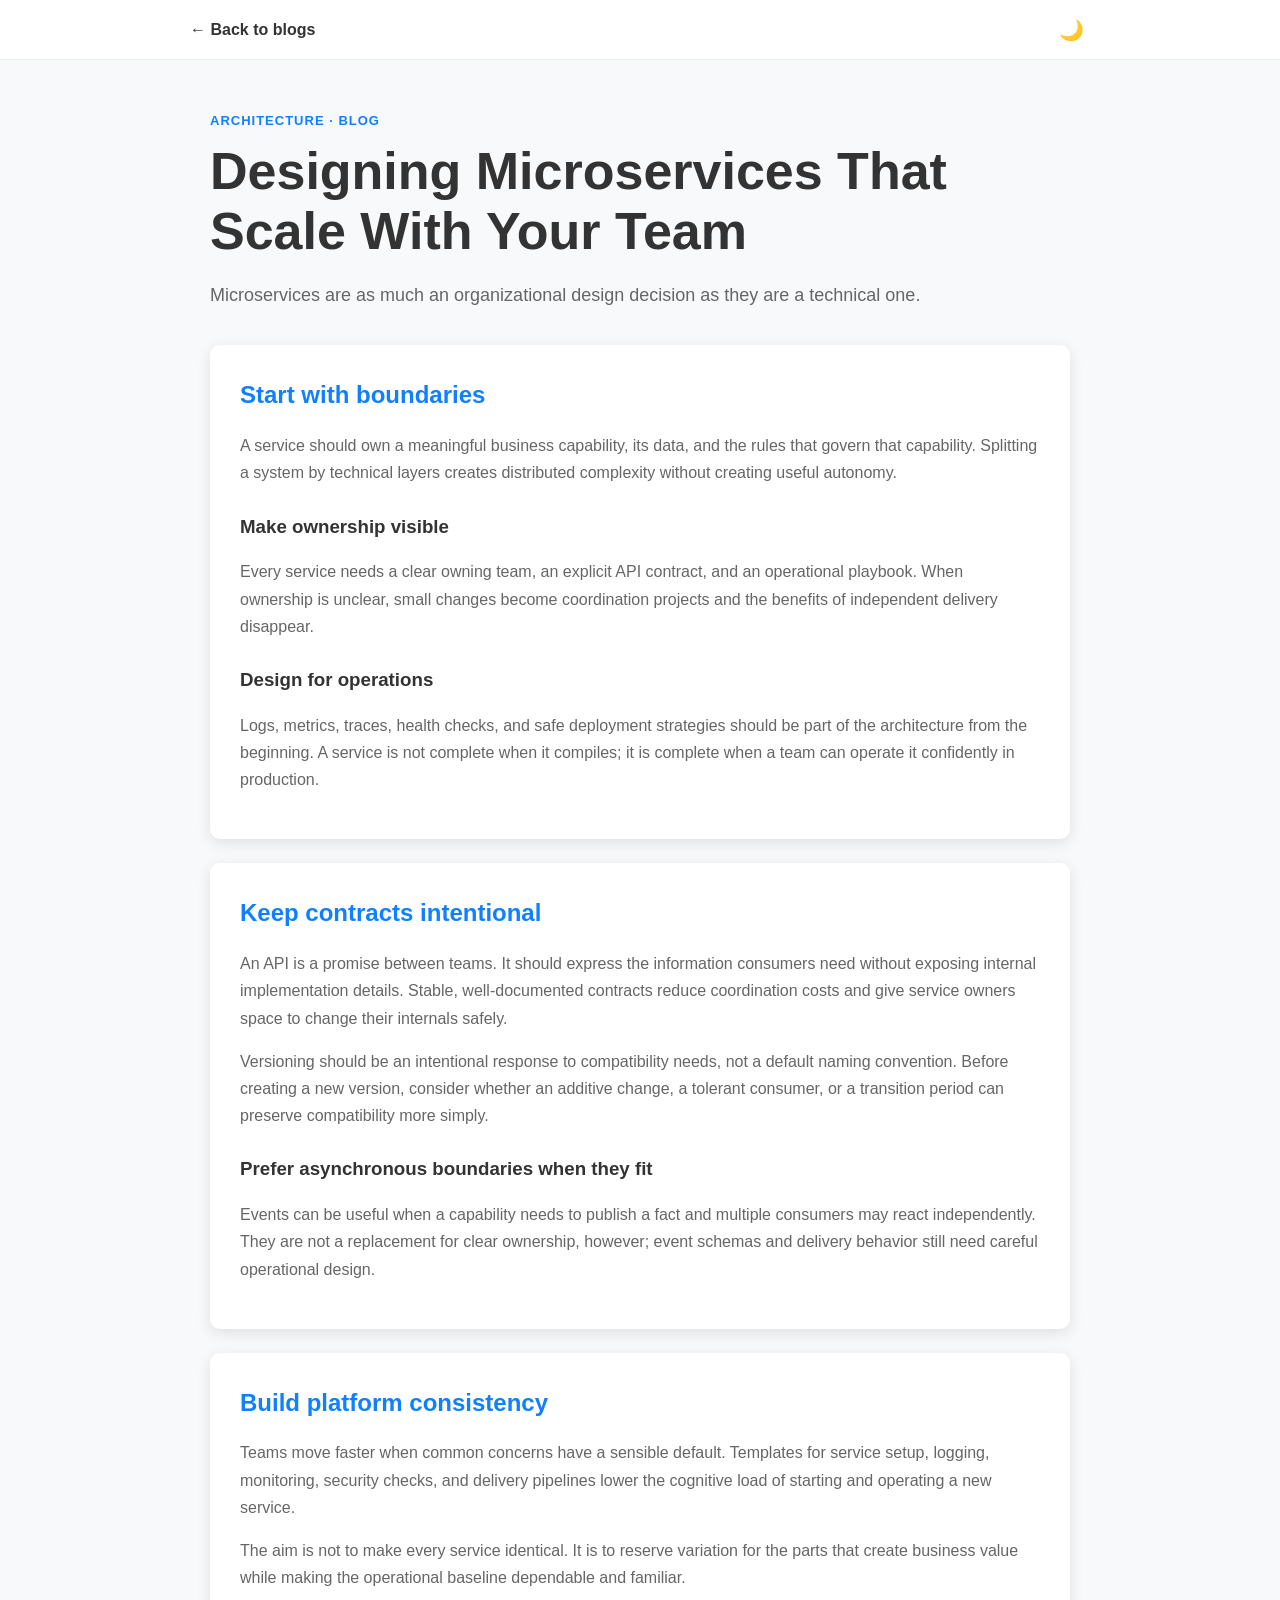
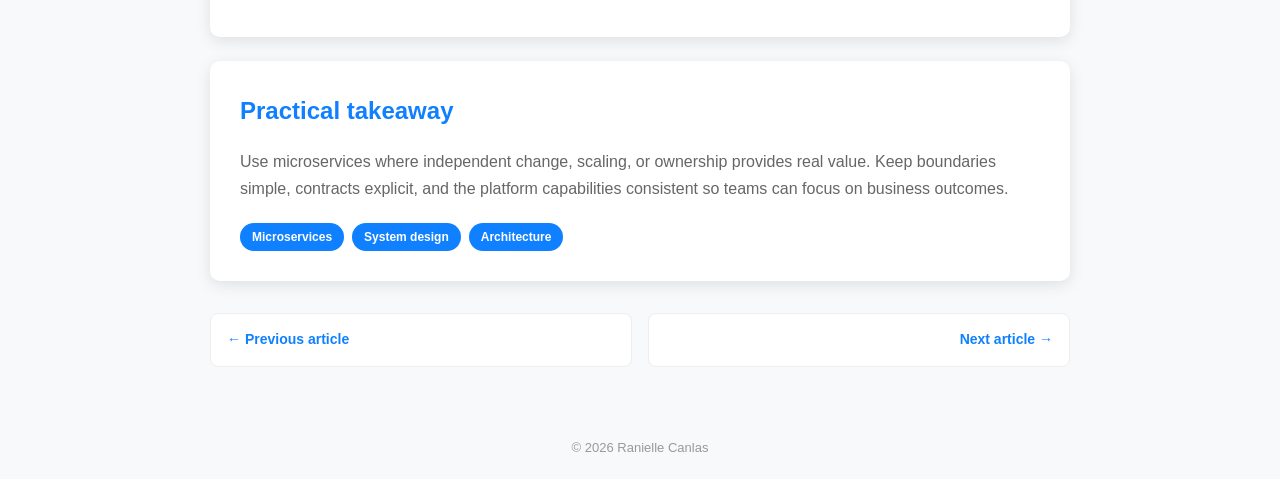
<file: blogs/designing-microservices.html>
<!DOCTYPE html>
<html lang="en">
<head>
    <meta charset="UTF-8"><meta name="viewport" content="width=device-width, initial-scale=1.0">
    <title>Designing Microservices That Scale With Your Team | Ranielle Canlas</title><link rel="stylesheet" href="../details.css">
</head>
<body>
    <nav><div class="nav-content"><a href="../index.html#blogs">← Back to blogs</a><button class="dark-mode-toggle" id="darkModeToggle">🌙</button></div></nav>
    <main>
        <div class="eyebrow">Architecture · Blog</div><h1>Designing Microservices That Scale With Your Team</h1>
        <p class="intro">Microservices are as much an organizational design decision as they are a technical one.</p>
        <section class="detail-section"><h2>Start with boundaries</h2><p>A service should own a meaningful business capability, its data, and the rules that govern that capability. Splitting a system by technical layers creates distributed complexity without creating useful autonomy.</p><h3>Make ownership visible</h3><p>Every service needs a clear owning team, an explicit API contract, and an operational playbook. When ownership is unclear, small changes become coordination projects and the benefits of independent delivery disappear.</p><h3>Design for operations</h3><p>Logs, metrics, traces, health checks, and safe deployment strategies should be part of the architecture from the beginning. A service is not complete when it compiles; it is complete when a team can operate it confidently in production.</p></section>
        <section class="detail-section"><h2>Keep contracts intentional</h2><p>An API is a promise between teams. It should express the information consumers need without exposing internal implementation details. Stable, well-documented contracts reduce coordination costs and give service owners space to change their internals safely.</p><p>Versioning should be an intentional response to compatibility needs, not a default naming convention. Before creating a new version, consider whether an additive change, a tolerant consumer, or a transition period can preserve compatibility more simply.</p><h3>Prefer asynchronous boundaries when they fit</h3><p>Events can be useful when a capability needs to publish a fact and multiple consumers may react independently. They are not a replacement for clear ownership, however; event schemas and delivery behavior still need careful operational design.</p></section>
        <section class="detail-section"><h2>Build platform consistency</h2><p>Teams move faster when common concerns have a sensible default. Templates for service setup, logging, monitoring, security checks, and delivery pipelines lower the cognitive load of starting and operating a new service.</p><p>The aim is not to make every service identical. It is to reserve variation for the parts that create business value while making the operational baseline dependable and familiar.</p></section>
        <section class="detail-section"><h2>Practical takeaway</h2><p>Use microservices where independent change, scaling, or ownership provides real value. Keep boundaries simple, contracts explicit, and the platform capabilities consistent so teams can focus on business outcomes.</p><div class="tags"><span class="tag">Microservices</span><span class="tag">System design</span><span class="tag">Architecture</span></div></section>
        <nav class="article-navigation" aria-label="Blog navigation"><a href="azure-delivery-pipelines.html">← Previous article</a><a href="performance-journey.html">Next article →</a></nav>
    </main>
    <footer>© 2026 Ranielle Canlas</footer><script src="../details.js"></script>
</body>
</html>
</file>
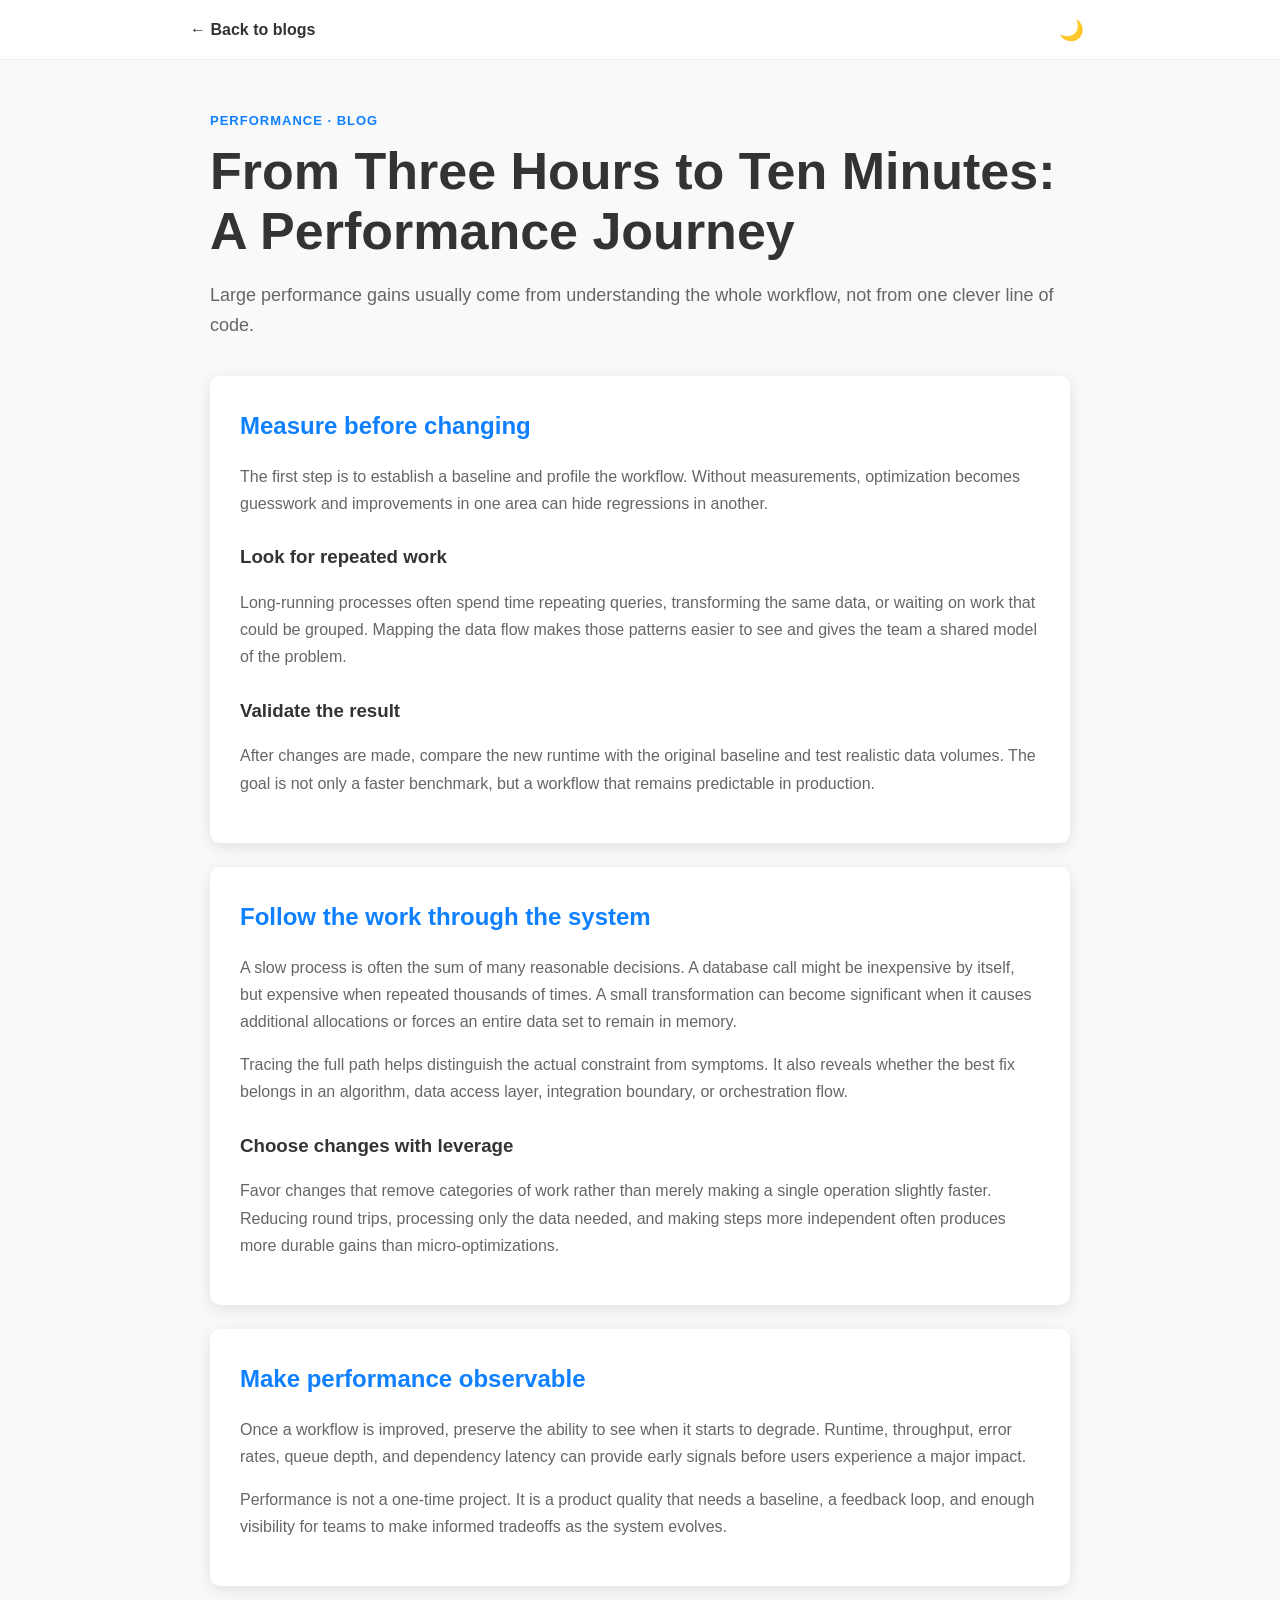
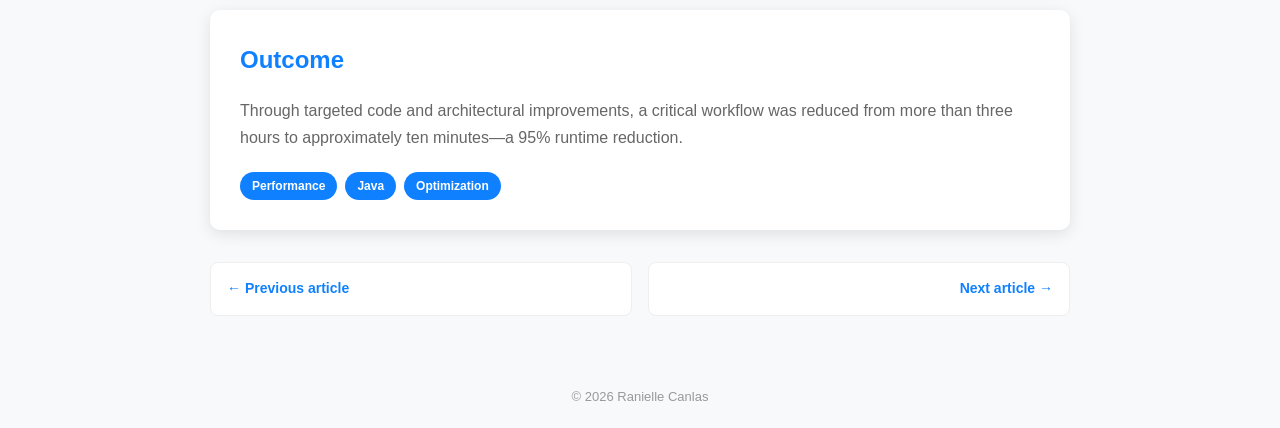
<file: blogs/performance-journey.html>
<!DOCTYPE html>
<html lang="en">
<head>
    <meta charset="UTF-8"><meta name="viewport" content="width=device-width, initial-scale=1.0">
    <title>From Three Hours to Ten Minutes | Ranielle Canlas</title><link rel="stylesheet" href="../details.css">
</head>
<body>
    <nav><div class="nav-content"><a href="../index.html#blogs">← Back to blogs</a><button class="dark-mode-toggle" id="darkModeToggle">🌙</button></div></nav>
    <main>
        <div class="eyebrow">Performance · Blog</div><h1>From Three Hours to Ten Minutes: A Performance Journey</h1>
        <p class="intro">Large performance gains usually come from understanding the whole workflow, not from one clever line of code.</p>
        <section class="detail-section"><h2>Measure before changing</h2><p>The first step is to establish a baseline and profile the workflow. Without measurements, optimization becomes guesswork and improvements in one area can hide regressions in another.</p><h3>Look for repeated work</h3><p>Long-running processes often spend time repeating queries, transforming the same data, or waiting on work that could be grouped. Mapping the data flow makes those patterns easier to see and gives the team a shared model of the problem.</p><h3>Validate the result</h3><p>After changes are made, compare the new runtime with the original baseline and test realistic data volumes. The goal is not only a faster benchmark, but a workflow that remains predictable in production.</p></section>
        <section class="detail-section"><h2>Follow the work through the system</h2><p>A slow process is often the sum of many reasonable decisions. A database call might be inexpensive by itself, but expensive when repeated thousands of times. A small transformation can become significant when it causes additional allocations or forces an entire data set to remain in memory.</p><p>Tracing the full path helps distinguish the actual constraint from symptoms. It also reveals whether the best fix belongs in an algorithm, data access layer, integration boundary, or orchestration flow.</p><h3>Choose changes with leverage</h3><p>Favor changes that remove categories of work rather than merely making a single operation slightly faster. Reducing round trips, processing only the data needed, and making steps more independent often produces more durable gains than micro-optimizations.</p></section>
        <section class="detail-section"><h2>Make performance observable</h2><p>Once a workflow is improved, preserve the ability to see when it starts to degrade. Runtime, throughput, error rates, queue depth, and dependency latency can provide early signals before users experience a major impact.</p><p>Performance is not a one-time project. It is a product quality that needs a baseline, a feedback loop, and enough visibility for teams to make informed tradeoffs as the system evolves.</p></section>
        <section class="detail-section"><h2>Outcome</h2><p>Through targeted code and architectural improvements, a critical workflow was reduced from more than three hours to approximately ten minutes—a 95% runtime reduction.</p><div class="tags"><span class="tag">Performance</span><span class="tag">Java</span><span class="tag">Optimization</span></div></section>
        <nav class="article-navigation" aria-label="Blog navigation"><a href="designing-microservices.html">← Previous article</a><a href="azure-delivery-pipelines.html">Next article →</a></nav>
    </main>
    <footer>© 2026 Ranielle Canlas</footer><script src="../details.js"></script>
</body>
</html>
</file>
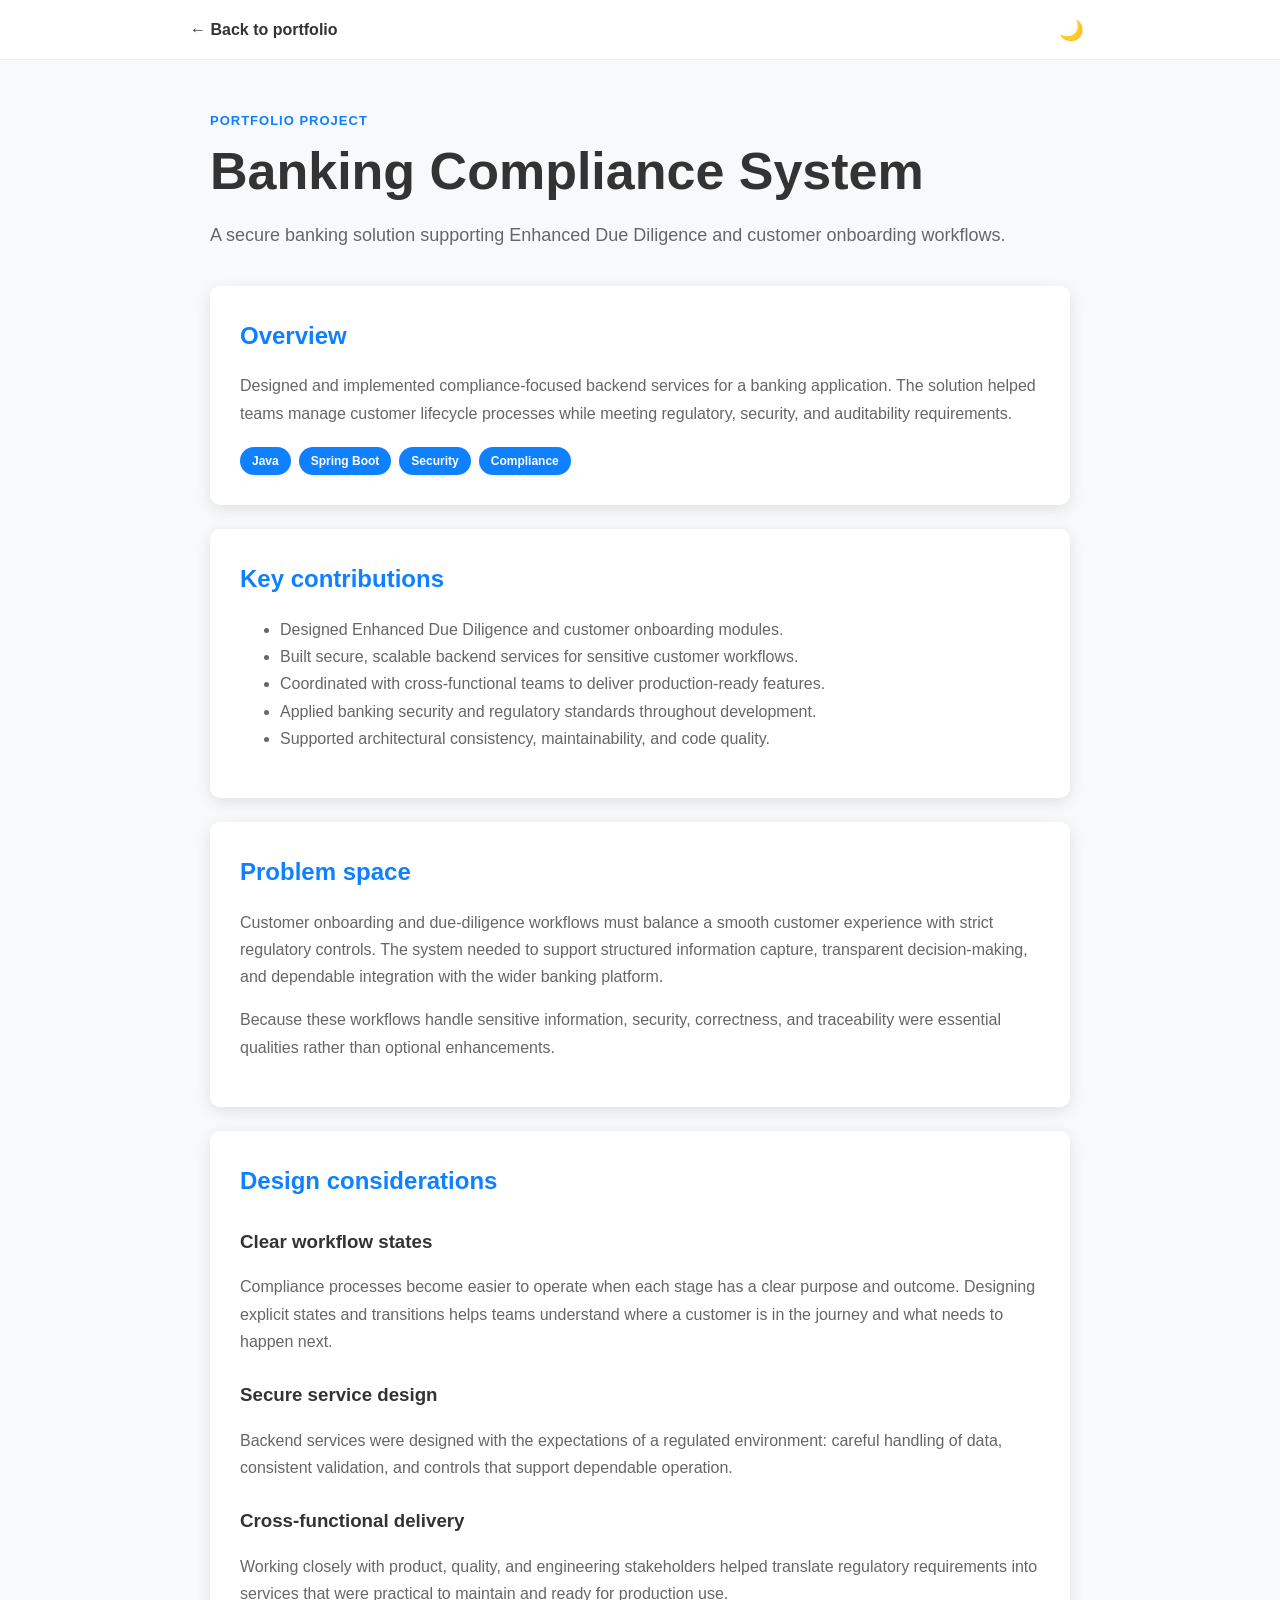
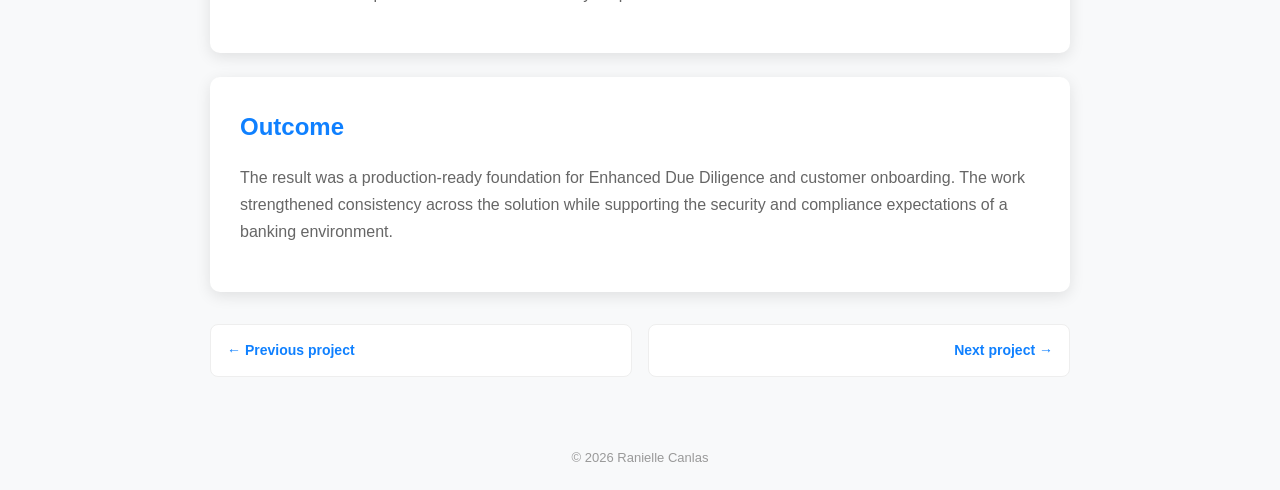
<file: portfolio/banking-compliance-system.html>
<!DOCTYPE html>
<html lang="en">
<head>
    <meta charset="UTF-8"><meta name="viewport" content="width=device-width, initial-scale=1.0">
    <title>Banking Compliance System | Ranielle Canlas</title><link rel="stylesheet" href="../details.css">
</head>
<body>
    <nav><div class="nav-content"><a href="../index.html#portfolio">← Back to portfolio</a><button class="dark-mode-toggle" id="darkModeToggle">🌙</button></div></nav>
    <main>
        <div class="eyebrow">Portfolio project</div><h1>Banking Compliance System</h1>
        <p class="intro">A secure banking solution supporting Enhanced Due Diligence and customer onboarding workflows.</p>
        <section class="detail-section"><h2>Overview</h2><p>Designed and implemented compliance-focused backend services for a banking application. The solution helped teams manage customer lifecycle processes while meeting regulatory, security, and auditability requirements.</p><div class="tags"><span class="tag">Java</span><span class="tag">Spring Boot</span><span class="tag">Security</span><span class="tag">Compliance</span></div></section>
        <section class="detail-section"><h2>Key contributions</h2><ul><li>Designed Enhanced Due Diligence and customer onboarding modules.</li><li>Built secure, scalable backend services for sensitive customer workflows.</li><li>Coordinated with cross-functional teams to deliver production-ready features.</li><li>Applied banking security and regulatory standards throughout development.</li><li>Supported architectural consistency, maintainability, and code quality.</li></ul></section>
        <section class="detail-section"><h2>Problem space</h2><p>Customer onboarding and due-diligence workflows must balance a smooth customer experience with strict regulatory controls. The system needed to support structured information capture, transparent decision-making, and dependable integration with the wider banking platform.</p><p>Because these workflows handle sensitive information, security, correctness, and traceability were essential qualities rather than optional enhancements.</p></section>
        <section class="detail-section"><h2>Design considerations</h2><h3>Clear workflow states</h3><p>Compliance processes become easier to operate when each stage has a clear purpose and outcome. Designing explicit states and transitions helps teams understand where a customer is in the journey and what needs to happen next.</p><h3>Secure service design</h3><p>Backend services were designed with the expectations of a regulated environment: careful handling of data, consistent validation, and controls that support dependable operation.</p><h3>Cross-functional delivery</h3><p>Working closely with product, quality, and engineering stakeholders helped translate regulatory requirements into services that were practical to maintain and ready for production use.</p></section>
        <section class="detail-section"><h2>Outcome</h2><p>The result was a production-ready foundation for Enhanced Due Diligence and customer onboarding. The work strengthened consistency across the solution while supporting the security and compliance expectations of a banking environment.</p></section>
        <nav class="article-navigation" aria-label="Portfolio navigation"><a href="enterprise-microservices-platform.html">← Previous project</a><a href="performance-optimization.html">Next project →</a></nav>
    </main>
    <footer>© 2026 Ranielle Canlas</footer><script src="../details.js"></script>
</body>
</html>
</file>
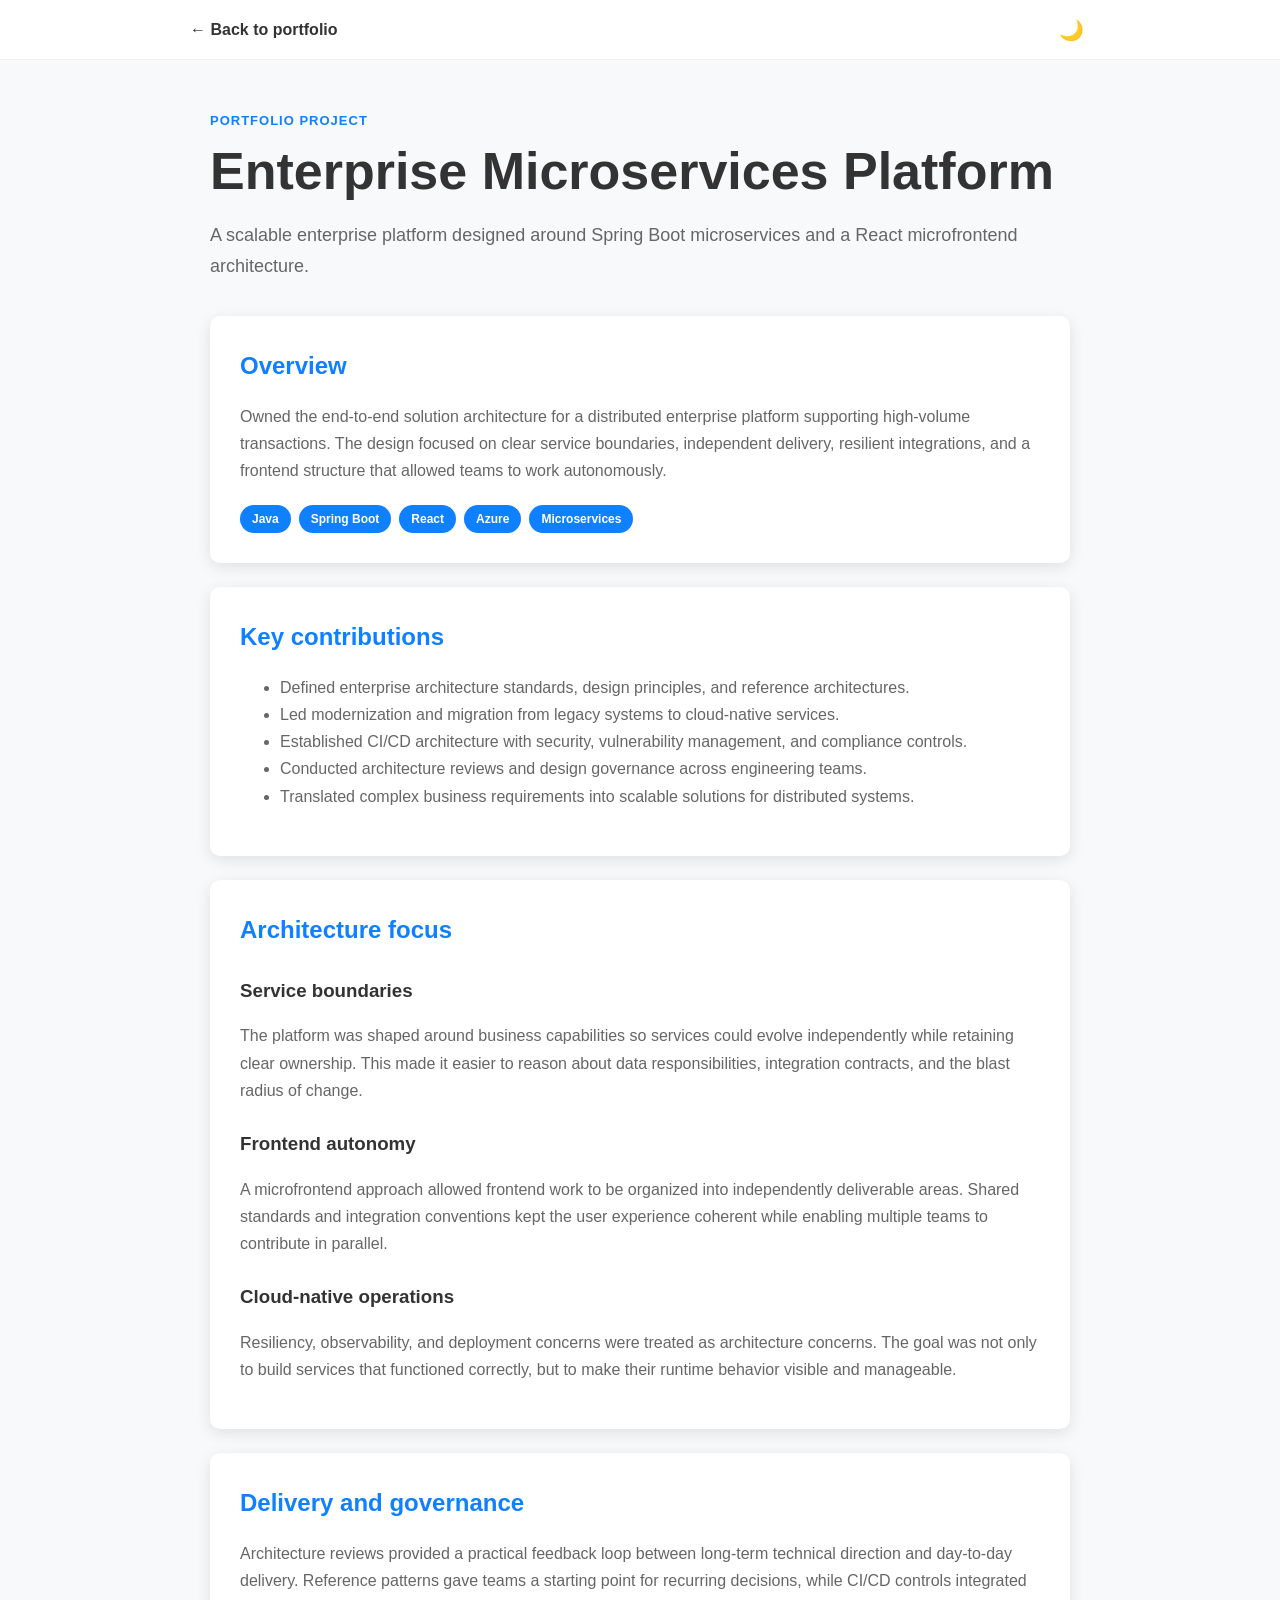
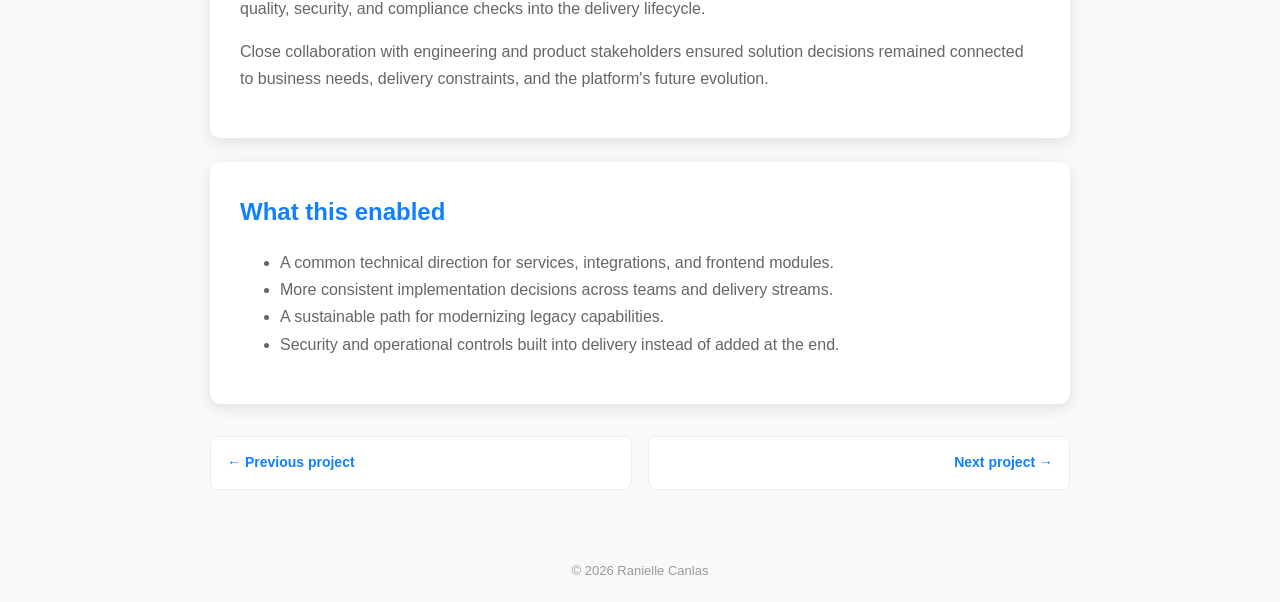
<file: portfolio/enterprise-microservices-platform.html>
<!DOCTYPE html>
<html lang="en">
<head>
    <meta charset="UTF-8">
    <meta name="viewport" content="width=device-width, initial-scale=1.0">
    <title>Enterprise Microservices Platform | Ranielle Canlas</title>
    <link rel="stylesheet" href="../details.css">
</head>
<body>
    <nav><div class="nav-content"><a href="../index.html#portfolio">← Back to portfolio</a><button class="dark-mode-toggle" id="darkModeToggle">🌙</button></div></nav>
    <main>
        <div class="eyebrow">Portfolio project</div>
        <h1>Enterprise Microservices Platform</h1>
        <p class="intro">A scalable enterprise platform designed around Spring Boot microservices and a React microfrontend architecture.</p>
        <section class="detail-section"><h2>Overview</h2><p>Owned the end-to-end solution architecture for a distributed enterprise platform supporting high-volume transactions. The design focused on clear service boundaries, independent delivery, resilient integrations, and a frontend structure that allowed teams to work autonomously.</p><div class="tags"><span class="tag">Java</span><span class="tag">Spring Boot</span><span class="tag">React</span><span class="tag">Azure</span><span class="tag">Microservices</span></div></section>
        <section class="detail-section"><h2>Key contributions</h2><ul><li>Defined enterprise architecture standards, design principles, and reference architectures.</li><li>Led modernization and migration from legacy systems to cloud-native services.</li><li>Established CI/CD architecture with security, vulnerability management, and compliance controls.</li><li>Conducted architecture reviews and design governance across engineering teams.</li><li>Translated complex business requirements into scalable solutions for distributed systems.</li></ul></section>
        <section class="detail-section"><h2>Architecture focus</h2><h3>Service boundaries</h3><p>The platform was shaped around business capabilities so services could evolve independently while retaining clear ownership. This made it easier to reason about data responsibilities, integration contracts, and the blast radius of change.</p><h3>Frontend autonomy</h3><p>A microfrontend approach allowed frontend work to be organized into independently deliverable areas. Shared standards and integration conventions kept the user experience coherent while enabling multiple teams to contribute in parallel.</p><h3>Cloud-native operations</h3><p>Resiliency, observability, and deployment concerns were treated as architecture concerns. The goal was not only to build services that functioned correctly, but to make their runtime behavior visible and manageable.</p></section>
        <section class="detail-section"><h2>Delivery and governance</h2><p>Architecture reviews provided a practical feedback loop between long-term technical direction and day-to-day delivery. Reference patterns gave teams a starting point for recurring decisions, while CI/CD controls integrated quality, security, and compliance checks into the delivery lifecycle.</p><p>Close collaboration with engineering and product stakeholders ensured solution decisions remained connected to business needs, delivery constraints, and the platform's future evolution.</p></section>
        <section class="detail-section"><h2>What this enabled</h2><ul><li>A common technical direction for services, integrations, and frontend modules.</li><li>More consistent implementation decisions across teams and delivery streams.</li><li>A sustainable path for modernizing legacy capabilities.</li><li>Security and operational controls built into delivery instead of added at the end.</li></ul></section>
        <nav class="article-navigation" aria-label="Portfolio navigation"><a href="performance-optimization.html">← Previous project</a><a href="banking-compliance-system.html">Next project →</a></nav>
    </main>
    <footer>© 2026 Ranielle Canlas</footer>
    <script src="../details.js"></script>
</body>
</html>
</file>
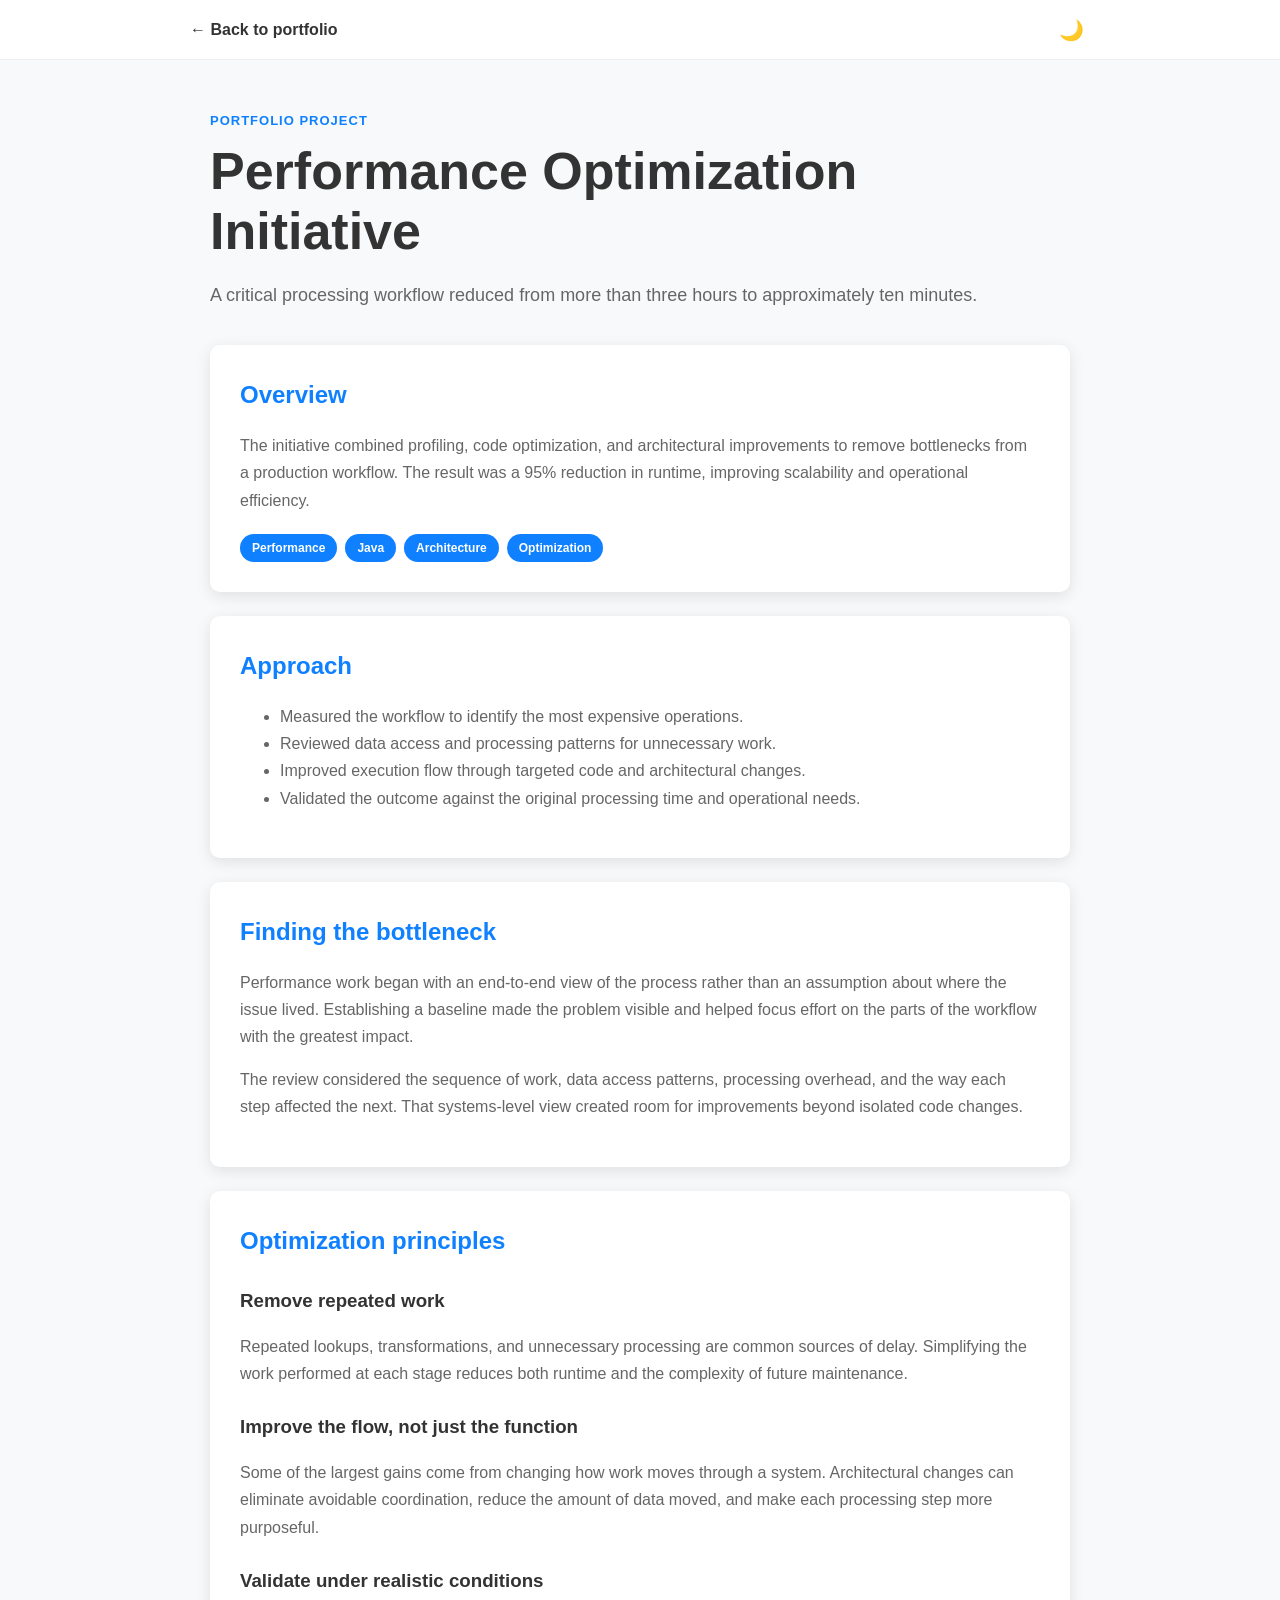
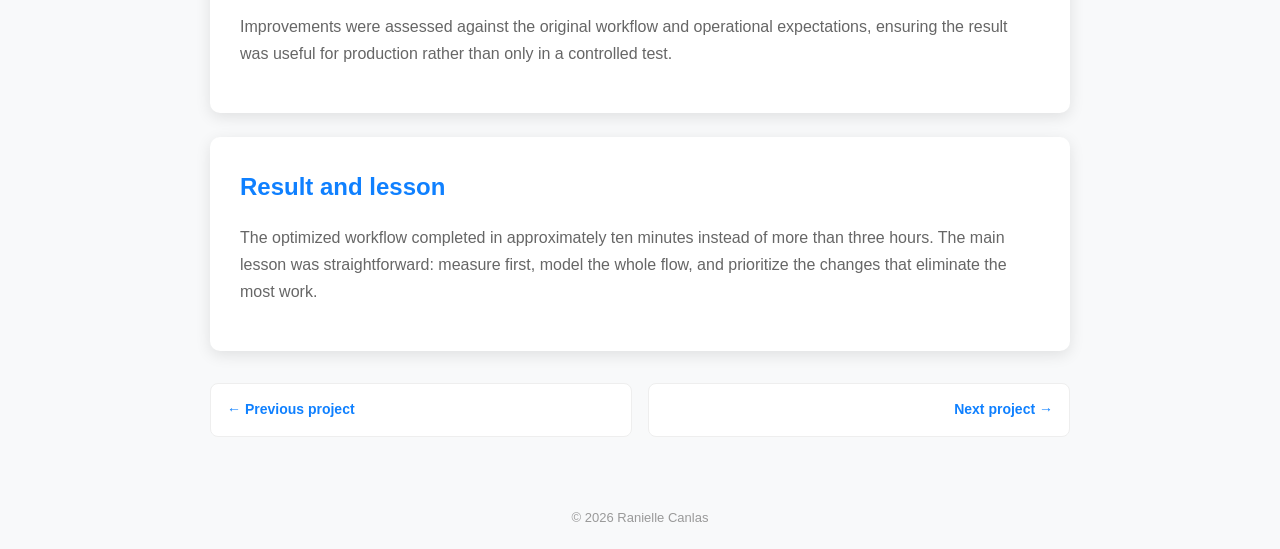
<file: portfolio/performance-optimization.html>
<!DOCTYPE html>
<html lang="en">
<head>
    <meta charset="UTF-8"><meta name="viewport" content="width=device-width, initial-scale=1.0">
    <title>Performance Optimization Initiative | Ranielle Canlas</title><link rel="stylesheet" href="../details.css">
</head>
<body>
    <nav><div class="nav-content"><a href="../index.html#portfolio">← Back to portfolio</a><button class="dark-mode-toggle" id="darkModeToggle">🌙</button></div></nav>
    <main>
        <div class="eyebrow">Portfolio project</div><h1>Performance Optimization Initiative</h1>
        <p class="intro">A critical processing workflow reduced from more than three hours to approximately ten minutes.</p>
        <section class="detail-section"><h2>Overview</h2><p>The initiative combined profiling, code optimization, and architectural improvements to remove bottlenecks from a production workflow. The result was a 95% reduction in runtime, improving scalability and operational efficiency.</p><div class="tags"><span class="tag">Performance</span><span class="tag">Java</span><span class="tag">Architecture</span><span class="tag">Optimization</span></div></section>
        <section class="detail-section"><h2>Approach</h2><ul><li>Measured the workflow to identify the most expensive operations.</li><li>Reviewed data access and processing patterns for unnecessary work.</li><li>Improved execution flow through targeted code and architectural changes.</li><li>Validated the outcome against the original processing time and operational needs.</li></ul></section>
        <section class="detail-section"><h2>Finding the bottleneck</h2><p>Performance work began with an end-to-end view of the process rather than an assumption about where the issue lived. Establishing a baseline made the problem visible and helped focus effort on the parts of the workflow with the greatest impact.</p><p>The review considered the sequence of work, data access patterns, processing overhead, and the way each step affected the next. That systems-level view created room for improvements beyond isolated code changes.</p></section>
        <section class="detail-section"><h2>Optimization principles</h2><h3>Remove repeated work</h3><p>Repeated lookups, transformations, and unnecessary processing are common sources of delay. Simplifying the work performed at each stage reduces both runtime and the complexity of future maintenance.</p><h3>Improve the flow, not just the function</h3><p>Some of the largest gains come from changing how work moves through a system. Architectural changes can eliminate avoidable coordination, reduce the amount of data moved, and make each processing step more purposeful.</p><h3>Validate under realistic conditions</h3><p>Improvements were assessed against the original workflow and operational expectations, ensuring the result was useful for production rather than only in a controlled test.</p></section>
        <section class="detail-section"><h2>Result and lesson</h2><p>The optimized workflow completed in approximately ten minutes instead of more than three hours. The main lesson was straightforward: measure first, model the whole flow, and prioritize the changes that eliminate the most work.</p></section>
        <nav class="article-navigation" aria-label="Portfolio navigation"><a href="banking-compliance-system.html">← Previous project</a><a href="enterprise-microservices-platform.html">Next project →</a></nav>
    </main>
    <footer>© 2026 Ranielle Canlas</footer><script src="../details.js"></script>
</body>
</html>
</file>
<file: details.css>
:root {
    --primary-color: #0f80ff;
    --primary-dark: #1a8cff;
    --bg-primary: #ffffff;
    --bg-secondary: #f8f9fa;
    --text-primary: #333333;
    --text-secondary: #666666;
    --text-light: #999999;
    --border-color: #eeeeee;
}

html.dark-mode {
    --bg-primary: #1a1a1a;
    --bg-secondary: #252525;
    --text-primary: #f0f0f0;
    --text-secondary: #d0d0d0;
    --text-light: #999999;
    --border-color: #333333;
}

* { box-sizing: border-box; }

html { scroll-behavior: smooth; }

body {
    margin: 0;
    font-family: -apple-system, BlinkMacSystemFont, 'Segoe UI', 'Helvetica Neue', sans-serif;
    line-height: 1.7;
    color: var(--text-primary);
    background: var(--bg-secondary);
}

nav {
    background: var(--bg-primary);
    border-bottom: 1px solid var(--border-color);
    padding: 16px 20px;
}

.nav-content {
    max-width: 900px;
    margin: 0 auto;
    display: flex;
    justify-content: space-between;
    align-items: center;
    gap: 20px;
}

nav a, .dark-mode-toggle { color: var(--text-primary); }

nav a { text-decoration: none; font-weight: 600; }

.dark-mode-toggle {
    background: none;
    border: 0;
    cursor: pointer;
    font-size: 20px;
}

main { max-width: 900px; margin: 0 auto; padding: 50px 20px; }

.eyebrow {
    color: var(--primary-color);
    font-size: 13px;
    font-weight: 700;
    letter-spacing: 1px;
    text-transform: uppercase;
}

h1 { font-size: clamp(32px, 6vw, 52px); line-height: 1.15; margin: 10px 0 16px; }

.intro { color: var(--text-secondary); font-size: 18px; margin-bottom: 35px; }

.detail-section {
    background: var(--bg-primary);
    border-radius: 10px;
    padding: 30px;
    margin-bottom: 24px;
    box-shadow: 0 4px 15px rgba(0, 0, 0, .1);
}

h2 { color: var(--primary-color); font-size: 24px; margin: 0 0 16px; }

h3 { margin: 24px 0 8px; }

p, li { color: var(--text-secondary); }

.tags { display: flex; flex-wrap: wrap; gap: 8px; margin-top: 20px; }

.tag {
    background: var(--primary-color);
    color: white;
    padding: 4px 12px;
    border-radius: 20px;
    font-size: 12px;
    font-weight: 600;
}

.back-link { color: var(--primary-color); font-weight: 600; text-decoration: none; }

.article-navigation {
    background: transparent;
    border: 0;
    display: flex;
    justify-content: space-between;
    gap: 16px;
    margin-top: 32px;
    padding: 0;
}

.article-navigation a {
    flex: 1;
    padding: 14px 16px;
    background: var(--bg-primary);
    border: 1px solid var(--border-color);
    border-radius: 8px;
    color: var(--primary-color);
    font-size: 14px;
    font-weight: 600;
    text-decoration: none;
}

.article-navigation a:last-child { text-align: right; }

.article-navigation a:hover {
    border-color: var(--primary-color);
    background: var(--bg-secondary);
}

footer { color: var(--text-light); text-align: center; padding: 20px; font-size: 13px; }

@media (max-width: 600px) {
    main { padding: 35px 15px; }
    .detail-section { padding: 22px; }
    .intro { font-size: 16px; }
    .article-navigation { flex-direction: column; }
    .article-navigation a:last-child { text-align: left; }
}
</file>
